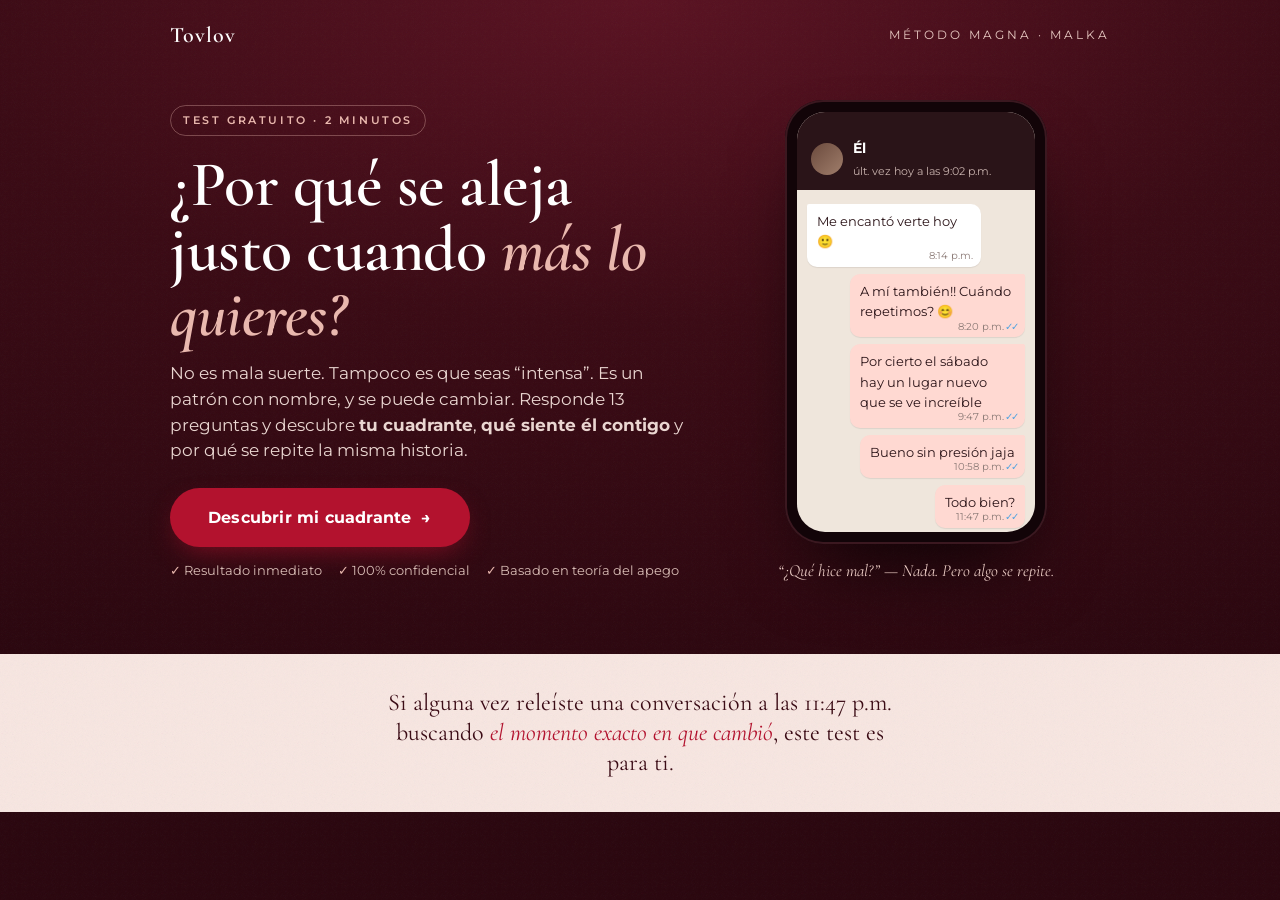
<file: index.html>
<!doctype html>
<html lang="es">
<head>
<meta charset="utf-8">
<meta name="viewport" content="width=device-width,initial-scale=1,viewport-fit=cover">
<title>¿Por qué se aleja? · Test de los 4 Cuadrantes · Malka · Tovlov</title>
<meta name="description" content="Descubre en 2 minutos por qué se aleja justo cuando más lo quieres. Test gratuito de los 4 Cuadrantes del Método MAGNA de Malka.">
<meta property="og:title" content="¿Por qué se aleja justo cuando más lo quieres?">
<meta property="og:description" content="Test gratuito de 2 minutos. Descubre tu cuadrante y qué siente él contigo.">
<meta name="theme-color" content="#3a0a14">
<link rel="preconnect" href="https://fonts.googleapis.com">
<link rel="preconnect" href="https://fonts.gstatic.com" crossorigin>
<link href="https://fonts.googleapis.com/css2?family=Cormorant+Garamond:ital,wght@0,500;0,600;0,700;1,500;1,600&family=Montserrat:wght@400;500;600;700&display=swap" rel="stylesheet">
<script src="config.js"></script>
<style>
:root{
  --ruby:#b3122e; --ruby-d:#8c0c22; --wine:#3a0a14; --wine2:#52101f; --oxblood:#2a060e;
  --blush:#f7e6e1; --cream:#fdf7f3; --rose:#e9b8ae; --ink:#2b1418; --muted:#7d6267; --line:#ecd8d2;
  --ok:#1f7a55; --gold:#c9a57a;
  --serif:"Cormorant Garamond",Georgia,serif; --sans:"Montserrat",-apple-system,Helvetica,Arial,sans-serif;
  --r:18px;
}
*{box-sizing:border-box;-webkit-tap-highlight-color:transparent}
html,body{margin:0;background:var(--cream);color:var(--ink);font-family:var(--sans);font-size:16px;line-height:1.55}
body{min-height:100vh;overflow-x:hidden}
button{font-family:inherit;cursor:pointer}
img{max-width:100%;display:block}
a{color:var(--ruby)}
.wrap{max-width:560px;margin:0 auto;padding:0 20px}
.wide{max-width:980px;margin:0 auto;padding:0 20px}
.serif{font-family:var(--serif)}
.screen{display:none;min-height:100vh;animation:in .45s ease both}
.screen.on{display:block}
@keyframes in{from{opacity:0;transform:translateY(14px)}to{opacity:1;transform:none}}

/* ---------- BOTONES ---------- */
.btn{display:inline-flex;align-items:center;justify-content:center;gap:10px;border:0;border-radius:999px;background:var(--ruby);color:#fff;font-weight:700;font-size:16px;letter-spacing:.2px;padding:18px 30px;box-shadow:0 10px 28px -10px rgba(179,18,46,.7);transition:transform .15s,background .2s;text-decoration:none;width:100%}
.btn:hover{background:var(--ruby-d)}
.btn:active{transform:scale(.98)}
.btn small{font-weight:500;opacity:.85}
.btn.pulse{animation:pulse 2.4s infinite}
@keyframes pulse{0%,100%{box-shadow:0 10px 28px -10px rgba(179,18,46,.7),0 0 0 0 rgba(179,18,46,.35)}50%{box-shadow:0 10px 28px -10px rgba(179,18,46,.7),0 0 0 12px rgba(179,18,46,0)}}
.ghost{background:none;border:0;color:var(--muted);font-size:14px;text-decoration:underline;padding:10px}

/* ---------- HERO ---------- */
#s-hero{background:radial-gradient(120% 80% at 50% 0%,#5a1222 0%,var(--wine) 45%,var(--oxblood) 100%);color:#fff;position:relative;overflow:hidden}
#s-hero:before{content:"";position:absolute;inset:0;background:url("data:image/svg+xml,%3Csvg xmlns='http://www.w3.org/2000/svg' width='160' height='160'%3E%3Cfilter id='n'%3E%3CfeTurbulence baseFrequency='.9' numOctaves='2'/%3E%3C/filter%3E%3Crect width='160' height='160' filter='url(%23n)' opacity='.05'/%3E%3C/svg%3E");pointer-events:none}
.brandbar{display:flex;justify-content:space-between;align-items:center;padding:18px 0;font-size:12px;letter-spacing:3px;text-transform:uppercase;color:#e8c9c2}
.brandbar{gap:12px}
.brandbar span{text-align:right}
.brandbar b{font-family:var(--serif);font-size:22px;letter-spacing:1px;text-transform:none;color:#fff;font-weight:600}
.hero-grid{display:grid;grid-template-columns:minmax(0,1fr);gap:26px;padding:6px 0 46px;position:relative}
.eyebrow{display:inline-block;font-size:11px;letter-spacing:2.6px;text-transform:uppercase;font-weight:600;color:var(--rose);border:1px solid rgba(233,184,174,.35);padding:6px 12px;border-radius:999px}
h1.hero-h{font-family:var(--serif);font-weight:600;font-size:44px;line-height:1.02;margin:16px 0 14px;letter-spacing:-.5px}
h1.hero-h em{color:var(--rose);font-style:italic}
.hero-sub{color:#ead6d1;font-size:16.5px;margin:0 0 24px}
.trust{display:flex;gap:16px;flex-wrap:wrap;margin-top:14px;font-size:12.5px;color:#d9bdb6}
.trust span:before{content:"✓ ";color:var(--rose)}

/* teléfono */
.phone{width:262px;max-width:100%;margin:0 auto;background:#120408;border-radius:38px;padding:12px;box-shadow:0 40px 80px -30px rgba(0,0,0,.8),inset 0 0 0 2px #3b1820}
.phone-in{color:var(--ink);background:#efe6dc;border-radius:28px;overflow:hidden;height:420px;position:relative;font-size:13px}
.chat-top{background:#2a1418;color:#fff;padding:26px 14px 10px;display:flex;align-items:center;gap:10px}
.chat-top .av{width:32px;height:32px;border-radius:50%;background:linear-gradient(135deg,#6b4a3d,#a07e6b)}
.chat-top b{display:block;font-size:14px}
.chat-top small{color:#c9b3ae;font-size:11px}
.msgs{padding:14px 10px;display:flex;flex-direction:column;gap:7px}
.m{max-width:80%;padding:7px 10px 16px;border-radius:10px;position:relative;opacity:0;transform:translateY(6px);animation:pop .4s ease forwards;box-shadow:0 1px 1px rgba(0,0,0,.08)}
.m.him{background:#fff;align-self:flex-start;border-top-left-radius:2px}
.m.me{background:#ffd9d2;align-self:flex-end;border-top-right-radius:2px}
.m time{position:absolute;right:8px;bottom:3px;font-size:9.5px;color:#8b7a76}
.m.me time:after{content:" ✓✓";color:#4fa3e0;letter-spacing:-2px}
@keyframes pop{to{opacity:1;transform:none}}
.m:nth-child(1){animation-delay:.3s}.m:nth-child(2){animation-delay:.9s}.m:nth-child(3){animation-delay:1.7s}.m:nth-child(4){animation-delay:2.6s}.m:nth-child(5){animation-delay:3.4s}.m:nth-child(6){animation-delay:4.2s}
.seen{align-self:flex-end;font-size:10.5px;color:#7d6c68;opacity:0;animation:pop .4s 5s forwards}
.typing{position:absolute;left:10px;bottom:14px;background:#fff;border-radius:12px;padding:8px 12px;display:flex;gap:4px;opacity:0;animation:typ 6s 5.6s infinite}
.typing i{width:6px;height:6px;border-radius:50%;background:#9c8c88;animation:dot 1s infinite}
.typing i:nth-child(2){animation-delay:.15s}.typing i:nth-child(3){animation-delay:.3s}
@keyframes dot{50%{transform:translateY(-3px)}}
@keyframes typ{0%,8%{opacity:0}12%,30%{opacity:1}36%,100%{opacity:0}}
.phone-cap{text-align:center;font-family:var(--serif);font-style:italic;color:#e8c9c2;margin-top:14px;font-size:17px}

.strip{background:var(--blush);padding:34px 0;text-align:center}
.strip p{font-family:var(--serif);font-size:24px;line-height:1.25;margin:0;color:var(--wine)}
.strip p em{color:var(--ruby)}

/* ---------- QUIZ ---------- */
#s-quiz{background:var(--cream)}
.qtop{position:sticky;top:0;background:rgba(253,247,243,.94);backdrop-filter:blur(8px);z-index:5;padding:14px 0 12px}
.qtop .row{display:flex;align-items:center;justify-content:space-between;font-size:12px;color:var(--muted);letter-spacing:1px;text-transform:uppercase;margin-bottom:8px}
.back{background:none;border:0;color:var(--muted);font-size:20px;padding:0 6px 0 0;line-height:1}
.bar{height:6px;background:var(--line);border-radius:6px;overflow:hidden}
.bar i{display:block;height:100%;width:0;background:linear-gradient(90deg,var(--ruby),#e0526a);border-radius:6px;transition:width .5s ease}
.qbody{padding:22px 0 60px}
.qkick{font-size:12px;letter-spacing:2px;text-transform:uppercase;color:var(--ruby);font-weight:700;margin-bottom:8px}
.qtitle{font-family:var(--serif);font-size:31px;line-height:1.12;margin:0 0 8px;font-weight:600;color:var(--wine)}
.qhelp{color:var(--muted);font-size:14.5px;margin:0 0 20px}
.opts{display:flex;flex-direction:column;gap:11px}
.opt{display:flex;align-items:center;gap:14px;text-align:left;background:#fff;border:1.5px solid var(--line);border-radius:16px;padding:16px 16px;font-size:15.5px;color:var(--ink);transition:border-color .15s,transform .15s,background .15s;box-shadow:0 2px 0 rgba(58,10,20,.03)}
.opt:hover{border-color:var(--rose)}
.opt.sel{border-color:var(--ruby);background:#fff3f1;transform:scale(.99)}
.opt .k{flex:0 0 32px;height:32px;border-radius:50%;background:var(--blush);color:var(--wine);font-weight:700;display:flex;align-items:center;justify-content:center;font-size:13px}
.opt.sel .k{background:var(--ruby);color:#fff}
.opt .ic{font-size:22px;flex:0 0 30px;text-align:center}

/* interstitial */
.inter{background:var(--wine);color:#fff;border-radius:24px;padding:28px 22px;margin-top:8px;position:relative;overflow:hidden}
.inter:after{content:"";position:absolute;right:-60px;top:-60px;width:200px;height:200px;border-radius:50%;background:radial-gradient(circle,rgba(233,184,174,.25),transparent 70%)}
.inter .qkick{color:var(--rose)}
.inter h3{font-family:var(--serif);font-size:29px;line-height:1.12;margin:0 0 12px;font-weight:600}
.inter p{color:#ead6d1;margin:0 0 12px;font-size:15.5px}
.inter .sig{font-family:var(--serif);font-style:italic;font-size:19px;color:#fff;margin:16px 0 20px;display:flex;align-items:center;gap:12px}
.inter .sig img{width:46px;height:46px;border-radius:50%;object-fit:cover;object-position:top;border:2px solid var(--rose)}
.cycle{display:grid;grid-template-columns:1fr 1fr;gap:8px;margin:16px 0 18px}
.cycle div{background:rgba(255,255,255,.08);border:1px solid rgba(255,255,255,.12);border-radius:12px;padding:10px;font-size:13px;line-height:1.3}
.cycle div b{display:block;color:var(--rose);font-size:11px;letter-spacing:1.5px;text-transform:uppercase;margin-bottom:3px}
.inter .btn{background:#fff;color:var(--wine);box-shadow:none}

/* loading */
#s-load{background:var(--wine);color:#fff;display:none;align-items:center}
#s-load.on{display:flex}
.loader{text-align:center;width:100%;padding:60px 0}
.ring{width:120px;height:120px;margin:0 auto 26px;position:relative}
.ring svg{transform:rotate(-90deg)}
.ring b{position:absolute;inset:0;display:flex;align-items:center;justify-content:center;font-family:var(--serif);font-size:34px}
.steps{list-style:none;padding:0;margin:20px auto 0;max-width:320px;text-align:left}
.steps li{padding:8px 0;color:#bfa29c;font-size:14.5px;transition:color .3s}
.steps li:before{content:"○";display:inline-block;width:24px;color:#bfa29c}
.steps li.done{color:#fff}
.steps li.done:before{content:"✓";color:var(--rose)}

/* lead */
#s-lead{background:var(--cream)}
.lead-card{background:#fff;border:1px solid var(--line);border-radius:24px;padding:28px 22px;margin:28px 0 40px;box-shadow:0 30px 60px -40px rgba(58,10,20,.35)}
.lock{width:58px;height:58px;border-radius:50%;background:var(--blush);display:flex;align-items:center;justify-content:center;font-size:26px;margin-bottom:14px}
.lead-card h2{font-family:var(--serif);font-size:32px;line-height:1.08;margin:0 0 8px;color:var(--wine)}
.field{margin:12px 0}
.field label{display:block;font-size:12.5px;font-weight:600;color:var(--muted);margin-bottom:6px;letter-spacing:.3px}
.field input{width:100%;border:1.5px solid var(--line);border-radius:12px;padding:15px 14px;font-size:16px;font-family:inherit;background:var(--cream);color:var(--ink)}
.field input:focus{outline:none;border-color:var(--ruby);background:#fff}
.consent{display:flex;gap:10px;font-size:12.5px;color:var(--muted);margin:14px 0 18px;align-items:flex-start}
.consent input{margin-top:3px;accent-color:var(--ruby)}
.err{color:var(--ruby);font-size:13px;min-height:18px}

/* ---------- RESULTADO ---------- */
#s-result{background:var(--cream)}
.res-hero{background:radial-gradient(120% 90% at 50% 0%,#5a1222,var(--wine) 50%,var(--oxblood));color:#fff;padding:34px 0 56px;text-align:center}
.res-hero .eyebrow{margin-bottom:8px}
.res-name{font-size:15px;color:#e8c9c2;margin:14px 0 4px}
.res-title{font-family:var(--serif);font-size:50px;line-height:1;margin:0 0 10px;font-weight:600}
.res-tag{font-family:var(--serif);font-style:italic;font-size:21px;color:var(--rose);margin:0 auto;max-width:440px}
.quad{display:grid;grid-template-columns:1fr 1fr;gap:8px;max-width:360px;margin:26px auto 0}
.quad div{border-radius:14px;padding:14px 10px;background:rgba(255,255,255,.06);border:1px solid rgba(255,255,255,.12);font-size:13px;color:#cdb1ab;position:relative}
.quad div b{display:block;font-family:var(--serif);font-size:19px;color:#e9d6d1;font-weight:600}
.quad div.base{background:var(--ruby);border-color:#e0526a;color:#fff;box-shadow:0 10px 30px -10px rgba(179,18,46,.9)}
.quad div.base b{color:#fff}
.quad div.esc{border:1.5px dashed var(--rose);color:#fff}
.quad div .lbl{position:absolute;top:-9px;left:50%;transform:translateX(-50%);background:#fff;color:var(--wine);font-size:9.5px;font-weight:700;letter-spacing:1px;padding:2px 8px;border-radius:999px;white-space:nowrap;text-transform:uppercase}
.card{background:#fff;border:1px solid var(--line);border-radius:22px;padding:24px 20px;margin:-30px 0 18px;position:relative;box-shadow:0 30px 60px -45px rgba(58,10,20,.4)}
.card + .card{margin-top:0}
.card h3{font-family:var(--serif);font-size:27px;line-height:1.1;margin:0 0 10px;color:var(--wine)}
.card p{margin:0 0 12px}
.gauge{margin:6px 0 14px}
.gauge .g{height:14px;border-radius:10px;background:linear-gradient(90deg,#76c4a0,#f2c46b 50%,#e0526a 80%,var(--ruby));position:relative}
.gauge .g i{position:absolute;top:-6px;width:4px;height:26px;background:var(--wine);border-radius:3px;transition:left 1.4s cubic-bezier(.2,.8,.2,1);left:0;box-shadow:0 0 0 3px #fff}
.gauge .lbls{display:flex;justify-content:space-between;font-size:11px;color:var(--muted);margin-top:6px}
.big-n{font-family:var(--serif);font-size:44px;color:var(--ruby);font-weight:700;line-height:1}
.feels{display:flex;align-items:center;gap:14px;background:var(--blush);border-radius:16px;padding:14px 16px;margin:6px 0 14px}
.feels b{font-family:var(--serif);font-size:30px;color:var(--ruby);letter-spacing:1px}
.feels span{font-size:13.5px;color:var(--wine);line-height:1.35}
ul.signs{padding:0;margin:0;list-style:none}
ul.signs li{padding:10px 0 10px 30px;border-bottom:1px solid var(--line);position:relative;font-size:15px}
ul.signs li:last-child{border:0}
ul.signs li:before{content:"";position:absolute;left:4px;top:17px;width:10px;height:10px;border-radius:50%;background:var(--ruby);box-shadow:0 0 0 4px var(--blush)}
.trap{background:var(--wine);color:#fff;border:0}
.trap h3{color:#fff}
.trap p{color:#ead6d1}
.loop{display:flex;flex-wrap:wrap;gap:6px;align-items:center;margin:10px 0 4px;font-size:13px}
.loop span{background:rgba(255,255,255,.1);border-radius:999px;padding:6px 10px}
.loop i{color:var(--rose);font-style:normal}
.quote{font-family:var(--serif);font-size:23px;line-height:1.25;color:var(--wine);border-left:3px solid var(--ruby);padding-left:16px;margin:8px 0 14px;font-style:italic}

/* VSL */
.vsl{background:var(--oxblood);padding:40px 0 44px;color:#fff;text-align:center}
.vsl h2{font-family:var(--serif);font-size:34px;line-height:1.08;margin:8px 0 18px;font-weight:600}
.vsl h2 em{color:var(--rose)}
.player{position:relative;aspect-ratio:9/16;max-width:360px;margin:0 auto;border-radius:20px;overflow:hidden;background:#000;box-shadow:0 30px 70px -30px #000}
.player iframe{position:absolute;inset:0;width:100%;height:100%;border:0}
.poster{position:absolute;inset:0;background:linear-gradient(180deg,rgba(42,6,14,.1),rgba(42,6,14,.85)),url(assets/malka.jpg) center top/cover;display:flex;flex-direction:column;justify-content:flex-end;padding:22px;text-align:left}
.poster .play{position:absolute;top:50%;left:50%;transform:translate(-50%,-50%);width:76px;height:76px;border-radius:50%;background:rgba(255,255,255,.92);display:flex;align-items:center;justify-content:center;color:var(--ruby);font-size:28px;padding-left:5px}
.poster b{font-family:var(--serif);font-size:22px;line-height:1.15}
.poster small{color:#e8c9c2}

/* OFERTA */
.offer{padding:46px 0 30px;background:var(--cream)}
.sec-k{font-size:12px;letter-spacing:2.4px;text-transform:uppercase;color:var(--ruby);font-weight:700;text-align:center}
.sec-h{font-family:var(--serif);font-size:38px;line-height:1.05;text-align:center;margin:8px 0 12px;color:var(--wine);font-weight:600}
.sec-h em{color:var(--ruby)}
.sec-p{text-align:center;color:var(--muted);max-width:480px;margin:0 auto 26px}
.weeks{display:grid;gap:14px}
.week{background:#fff;border:1px solid var(--line);border-radius:20px;overflow:hidden}
.week-h{display:flex;gap:14px;align-items:center;padding:16px 18px;background:var(--blush)}
.week-h .n{font-family:var(--serif);font-size:38px;color:var(--ruby);font-weight:700;line-height:1}
.week-h b{display:block;font-family:var(--serif);font-size:22px;color:var(--wine);line-height:1.1}
.week-h small{color:var(--muted);font-size:12.5px}
.days{padding:8px 18px 12px;margin:0;list-style:none;font-size:14.5px}
.days li{padding:7px 0;border-bottom:1px dashed var(--line);display:flex;gap:10px}
.days li:last-child{border:0}
.days li i{font-style:normal;color:var(--ruby);font-weight:700;font-size:12px;min-width:44px;padding-top:2px}
.how{display:grid;grid-template-columns:repeat(2,1fr);gap:10px;margin:22px 0}
.how div{background:#fff;border:1px solid var(--line);border-radius:16px;padding:14px;font-size:13.5px}
.how div b{display:block;font-size:15px;color:var(--wine);margin-bottom:2px}
.how .ic{font-size:22px;margin-bottom:6px}

.buy{background:#fff;border:2px solid var(--ruby);border-radius:26px;padding:24px 20px;margin:26px 0 10px;box-shadow:0 40px 80px -50px rgba(179,18,46,.8);position:relative}
.buy .ribbon{position:absolute;top:-13px;left:50%;transform:translateX(-50%);background:var(--ruby);color:#fff;font-size:11px;font-weight:700;letter-spacing:1.6px;text-transform:uppercase;padding:5px 14px;border-radius:999px;white-space:nowrap}
.buy h3{font-family:var(--serif);font-size:30px;text-align:center;margin:8px 0 4px;color:var(--wine);line-height:1.1}
.incl{list-style:none;padding:0;margin:16px 0}
.incl li{display:flex;justify-content:space-between;gap:10px;padding:9px 0;border-bottom:1px solid var(--line);font-size:14.5px}
.incl li span:first-child:before{content:"✓  ";color:var(--ok);font-weight:700}
.incl li span:last-child{color:var(--muted);white-space:nowrap;font-size:13px}
.price{text-align:center;margin:14px 0 4px}
.price b{font-family:var(--serif);font-size:62px;color:var(--ruby);line-height:1}
.price small{display:block;color:var(--muted);font-size:13px}
.bump{border:2px dashed var(--ruby);background:#fff8e8;border-radius:16px;padding:14px;margin:18px 0 16px;cursor:pointer;display:block}
.bump .top{display:flex;gap:12px;align-items:center;font-weight:700;color:var(--wine);font-size:15px}
.bump input{width:22px;height:22px;accent-color:var(--ruby);flex:0 0 22px}
.bump .arrow{color:var(--ruby);animation:nudge 1.2s infinite}
@keyframes nudge{50%{transform:translateX(4px)}}
.bump p{margin:8px 0 0 34px;font-size:13.5px;color:#5c4247}
.total{text-align:center;font-size:14px;color:var(--muted);margin:0 0 12px}
.total b{color:var(--ink)}
.secure{display:flex;justify-content:center;gap:14px;flex-wrap:wrap;font-size:12px;color:var(--muted);margin-top:12px}
.guar{display:flex;gap:16px;align-items:center;background:var(--blush);border-radius:20px;padding:18px;margin:22px 0}
.seal{flex:0 0 78px;height:78px;border-radius:50%;background:var(--wine);color:#fff;display:flex;flex-direction:column;align-items:center;justify-content:center;font-family:var(--serif);line-height:1;box-shadow:0 0 0 4px var(--blush),0 0 0 6px var(--wine)}
.seal b{font-size:30px}.seal small{font-size:11px;font-family:var(--sans);letter-spacing:1px}
.guar p{margin:0;font-size:14px;color:var(--wine)}

.malka{display:grid;grid-template-columns:110px 1fr;gap:16px;align-items:center;margin:28px 0}
.malka img{width:110px;height:140px;object-fit:cover;object-position:top;border-radius:16px}
.malka h4{font-family:var(--serif);font-size:24px;margin:0 0 4px;color:var(--wine)}
.malka p{margin:0;font-size:14px;color:#5c4247}

.faq details{background:#fff;border:1px solid var(--line);border-radius:14px;padding:14px 16px;margin-bottom:10px}
.faq summary{font-weight:600;cursor:pointer;list-style:none;display:flex;justify-content:space-between;gap:10px;color:var(--wine)}
.faq summary:after{content:"+";color:var(--ruby);font-size:20px;line-height:1}
.faq details[open] summary:after{content:"–"}
.faq p{margin:10px 0 0;font-size:14.5px;color:#5c4247}
footer{text-align:center;font-size:12px;color:var(--muted);padding:30px 20px 110px}
footer a{color:var(--muted);margin:0 6px}
.sticky{position:fixed;left:0;right:0;bottom:0;padding:12px 16px calc(12px + env(safe-area-inset-bottom));background:rgba(253,247,243,.96);backdrop-filter:blur(8px);border-top:1px solid var(--line);z-index:20;transform:translateY(110%);transition:transform .35s}
.sticky.show{transform:none}
.sticky .btn{padding:15px 20px;font-size:15px}
.toast{position:fixed;left:50%;bottom:90px;transform:translateX(-50%);background:var(--wine);color:#fff;padding:12px 18px;border-radius:12px;font-size:14px;z-index:40;max-width:90%;display:none}

@media(min-width:860px){
  .hero-grid{grid-template-columns:minmax(0,1.15fr) minmax(0,.85fr);align-items:center;padding:30px 0 70px}
  h1.hero-h{font-size:64px}
  .btn{width:auto}
  .hero-grid .btn{padding:20px 38px}
  .lead-card .btn,.buy .btn,.inter .btn,.qbody .btn{width:100%}
  .res-title{font-size:64px}
}
</style>
</head>
<body>

<!-- ================= HERO ================= -->
<section id="s-hero" class="screen on">
  <div class="wide">
    <div class="brandbar"><b>Tovlov</b><span>Método MAGNA · Malka</span></div>
    <div class="hero-grid">
      <div>
        <span class="eyebrow">Test gratuito · 2 minutos</span>
        <h1 class="hero-h">¿Por qué se aleja justo cuando <em>más lo quieres?</em></h1>
        <p class="hero-sub">No es mala suerte. Tampoco es que seas “intensa”. Es un patrón con nombre, y se puede cambiar. Responde 13 preguntas y descubre <b>tu cuadrante</b>, <b>qué siente él contigo</b> y por qué se repite la misma historia.</p>
        <button class="btn pulse" data-start>Descubrir mi cuadrante <span>→</span></button>
        <div class="trust"><span>Resultado inmediato</span><span>100% confidencial</span><span>Basado en teoría del apego</span></div>
      </div>
      <div>
        <div class="phone"><div class="phone-in">
          <div class="chat-top"><div class="av"></div><div><b>Él</b><small>últ. vez hoy a las 9:02 p.m.</small></div></div>
          <div class="msgs">
            <div class="m him">Me encantó verte hoy 🙂<time>8:14 p.m.</time></div>
            <div class="m me">A mí también!! Cuándo repetimos? 😊<time>8:20 p.m.</time></div>
            <div class="m me">Por cierto el sábado hay un lugar nuevo que se ve increíble<time>9:47 p.m.</time></div>
            <div class="m me">Bueno sin presión jaja<time>10:58 p.m.</time></div>
            <div class="m me">Todo bien?<time>11:47 p.m.</time></div>
            <div class="seen">Visto 11:49 p.m.</div>
          </div>
          <div class="typing"><i></i><i></i><i></i></div>
        </div></div>
        <div class="phone-cap">“¿Qué hice mal?” — Nada. Pero algo se repite.</div>
      </div>
    </div>
  </div>
  <div class="strip"><div class="wrap"><p>Si alguna vez releíste una conversación a las 11:47 p.m. buscando <em>el momento exacto en que cambió</em>, este test es para ti.</p></div></div>
</section>

<!-- ================= QUIZ ================= -->
<section id="s-quiz" class="screen">
  <div class="qtop"><div class="wrap">
    <div class="row"><button class="back" id="qback" aria-label="Atrás">←</button><span id="qcount">1 de 13</span><span>Tovlov</span></div>
    <div class="bar"><i id="qbar"></i></div>
  </div></div>
  <div class="wrap qbody" id="qbody"></div>
</section>

<!-- ================= CARGANDO ================= -->
<section id="s-load" class="screen">
  <div class="wrap loader">
    <div class="ring">
      <svg width="120" height="120"><circle cx="60" cy="60" r="52" stroke="rgba(255,255,255,.12)" stroke-width="8" fill="none"/><circle id="ringc" cx="60" cy="60" r="52" stroke="#e9b8ae" stroke-width="8" fill="none" stroke-linecap="round" stroke-dasharray="327" stroke-dashoffset="327"/></svg>
      <b id="ringn">0%</b>
    </div>
    <div class="serif" style="font-size:28px">Analizando tus respuestas…</div>
    <ul class="steps" id="steps">
      <li>Midiendo tu nivel de alarma de apego</li>
      <li>Ubicando tu cuadrante base</li>
      <li>Detectando tu cuadrante de escape</li>
      <li>Traduciendo qué siente él contigo</li>
      <li>Preparando tu plan personalizado</li>
    </ul>
  </div>
</section>

<!-- ================= CAPTURA ================= -->
<section id="s-lead" class="screen">
  <div class="wrap">
    <div class="lead-card">
      <div class="lock">🔒</div>
      <h2>Tu resultado está listo</h2>
      <p style="color:var(--muted);margin:0 0 10px">¿A dónde te enviamos tu resultado completo y tu guía <b>“Qué hacer las próximas 72 horas”</b>?</p>
      <form id="leadf" novalidate>
        <div class="field"><label for="fn">Tu nombre</label><input id="fn" autocomplete="given-name" placeholder="Ej. Daniela"></div>
        <div class="field"><label for="fe">Tu correo</label><input id="fe" type="email" autocomplete="email" inputmode="email" placeholder="tucorreo@gmail.com"></div>
        <div class="field"><label for="fw">WhatsApp (opcional, para recordatorios)</label><input id="fw" type="tel" autocomplete="tel" inputmode="tel" placeholder="+52 55 1234 5678"></div>
        <label class="consent"><input type="checkbox" id="fc"> <span>Acepto que Tovlov use mis respuestas para darme mi resultado y enviarme contenido por correo y WhatsApp. Puedo darme de baja cuando quiera. <a href="privacidad.html" target="_blank">Aviso de privacidad</a>.</span></label>
        <div class="err" id="ferr"></div>
        <button class="btn" type="submit">Ver mi resultado →</button>
      </form>
    </div>
  </div>
</section>

<!-- ================= RESULTADO + OFERTA ================= -->
<section id="s-result" class="screen">
  <div class="res-hero">
    <div class="wrap">
      <div class="brandbar" style="justify-content:center"><b>Tovlov</b></div>
      <span class="eyebrow">Tu resultado</span>
      <p class="res-name" id="rname"></p>
      <h1 class="res-title" id="rtitle"></h1>
      <p class="res-tag" id="rtag"></p>
      <div class="quad" id="rquad"></div>
    </div>
  </div>

  <div class="wrap">
    <div class="card">
      <h3>Tu nivel de alarma de apego</h3>
      <div style="display:flex;align-items:baseline;gap:10px"><span class="big-n" id="ralarm">0</span><span style="color:var(--muted)">/ 100</span></div>
      <div class="gauge"><div class="g"><i id="rneedle"></i></div><div class="lbls"><span>En calma</span><span>Atenta</span><span>Alarma alta</span></div></div>
      <p id="ralarmtxt"></p>
    </div>

    <div class="card">
      <h3>Por qué se aleja</h3>
      <div class="feels"><b id="rfeel"></b><span id="rfeeltxt"></span></div>
      <p id="rwhy"></p>
      <p id="rsit" style="font-weight:600;color:var(--wine)"></p>
    </div>

    <div class="card">
      <h3>Lo que te está pasando (aunque nadie lo vea)</h3>
      <ul class="signs" id="rsigns"></ul>
    </div>

    <div class="card trap" id="rtrap" style="display:none">
      <h3>Alerta: la trampa ansiosa–evitativa</h3>
      <p>Por lo que respondiste, él muestra rasgos de <b>apego evitativo</b>: cuando las cosas van bien, se enfría. Tu sistema lee esa distancia como peligro y busca cercanía; él lee tu cercanía como presión y pone más distancia. Así funciona el circuito:</p>
      <div class="loop"><span>Él se enfría</span><i>→</i><span>Tu alarma se dispara</span><i>→</i><span>Buscas cercanía</span><i>→</i><span>Él siente presión</span><i>→</i><span>Se aleja más</span></div>
      <p style="margin-top:12px">No se rompe escribiendo el mensaje perfecto. Se rompe cuando tú sales del circuito.</p>
    </div>

    <div class="card">
      <h3>Lo que NO te va a funcionar</h3>
      <p class="quote">“No le escribas. Hazte la ocupada. Tárdate el doble en contestar.”</p>
      <p>Ese consejo te pide que <b>actúes calma mientras por dentro te quemas</b>. Tiene dos finales: o no aguantas el personaje y a la 1 a.m. sale el mensaje de tres párrafos… o lo aguantas y terminas con alguien enamorado de un personaje que tendrás que sostener para siempre.</p>
      <p><b>La salida no es fingir seguridad. Es construirla</b>, empezando por apagar la alarma de tu sistema nervioso. Para eso existe el reto.</p>
    </div>
  </div>

  <!-- VSL -->
  <div class="vsl" id="vsl">
    <div class="wrap">
      <span class="eyebrow">Mensaje de Malka para ti</span>
      <h2>Mira este video antes de volver a <em>escribirle</em></h2>
      <div class="player" id="player">
        <div class="poster" id="poster"><div class="play">▶</div><b>Por qué se aleja, y lo único que de verdad lo cambia</b><small>Malka · 9 min</small></div>
      </div>
    </div>
  </div>

  <!-- OFERTA -->
  <div class="offer" id="oferta">
    <div class="wrap">
      <div class="sec-k">Tu plan personalizado</div>
      <h2 class="sec-h">Reto <em>Calma Magnética</em>: 21 días para dejar de perseguir</h2>
      <p class="sec-sub sec-p">Un reto guiado de 10 minutos al día para apagar la alarma del apego ansioso, entender tu patrón y volver a ti, <b>sin fingir indiferencia ni jugar juegos</b>.</p>

      <div class="weeks">
        <div class="week">
          <div class="week-h"><span class="n">1</span><div><b>Apaga la alarma</b><small>Días 1–7 · Regula tu sistema nervioso</small></div></div>
          <ul class="days">
            <li><i>Día 1</i>Tu mapa de detonantes: qué te dispara y a qué hora</li>
            <li><i>Día 2</i>El Protocolo SOS de 90 segundos para el pico de ansiedad</li>
            <li><i>Día 3</i>La regla de la pausa: nunca escribir desde la alarma</li>
            <li><i>Día 4</i>Tu celular no es tu termómetro: detox de revisar</li>
            <li><i>Día 5</i>Cuerpo seguro: respiración y anclaje en 4 minutos</li>
            <li><i>Día 6</i>Reescribe la historia de las 11:47 p.m.</li>
            <li><i>Día 7</i>Revisión: tu primera semana sin perseguir</li>
          </ul>
        </div>
        <div class="week">
          <div class="week-h"><span class="n">2</span><div><b>Entiende tu patrón</b><small>Días 8–14 · De dónde viene tu cuadrante</small></div></div>
          <ul class="days">
            <li><i>Día 8</i>La herencia: quién te enseñó a ganarte el amor</li>
            <li><i>Día 9</i>La trampa ansiosa–evitativa y cómo salirte</li>
            <li><i>Día 10</i>Presión, muro o juego: lo que él siente contigo</li>
            <li><i>Día 11</i>Necesidad vs. carencia: cómo pedir sin rogar</li>
            <li><i>Día 12</i>Tu valor no vive en su respuesta</li>
            <li><i>Día 13</i>Las 7 señales de un hombre no disponible</li>
            <li><i>Día 14</i>Revisión: tu patrón, nombrado y visto</li>
          </ul>
        </div>
        <div class="week">
          <div class="week-h"><span class="n">3</span><div><b>Vuelve a ti</b><small>Días 15–21 · Elige desde la calma</small></div></div>
          <ul class="days">
            <li><i>Día 15</i>Una vida en pie: tu agenda antes que su agenda</li>
            <li><i>Día 16</i>Uno y uno: la regla de la reciprocidad</li>
            <li><i>Día 17</i>Decirlo directo y con calma (con guiones)</li>
            <li><i>Día 18</i>Límites sin ultimátums</li>
            <li><i>Día 19</i>Elegir, en lugar de esperar ser elegida</li>
            <li><i>Día 20</i>Tu estándar, escrito</li>
            <li><i>Día 21</i>Carta a tu yo Magnética y tu plan de 90 días</li>
          </ul>
        </div>
      </div>

      <div class="how">
        <div><div class="ic">🎧</div><b>10 min al día</b>Audio o video corto de Malka. Lo escuchas camino al trabajo.</div>
        <div><div class="ic">📓</div><b>Cuaderno de 21 días</b>Una hoja de trabajo diaria en PDF para imprimir o llenar en el celular.</div>
        <div><div class="ic">💬</div><b>Recordatorio diario</b>Te llega la lección del día por correo y WhatsApp.</div>
        <div><div class="ic">🆘</div><b>Audio SOS</b>Para el momento exacto en que quieres escribirle.</div>
      </div>

      <div class="buy" id="buy">
        <span class="ribbon">Precio de lanzamiento</span>
        <h3>Reto Calma Magnética</h3>
        <ul class="incl">
          <li><span>21 lecciones diarias de Malka</span><span>audio + video</span></li>
          <li><span>Cuaderno de trabajo de 21 días</span><span>PDF</span></li>
          <li><span>Protocolo SOS de 90 segundos</span><span>audio</span></li>
          <li><span>Tu resultado de cuadrante a fondo</span><span>PDF</span></li>
          <li><span>Acceso de por vida en la plataforma</span><span>Klaze</span></li>
        </ul>
        <div class="price"><b>$<span data-p="front">197</span></b><small>MXN · pago único · menos que una salida al cine</small></div>

        <label class="bump" id="bumpbox">
          <span class="top"><span class="arrow">➜</span><input type="checkbox" id="bump"> Sí, agrega el Kit SOS por solo $<span data-p="bump">97</span></span>
          <p><b>“Antes de Escribirle”</b>: 30 guiones de qué decir (y qué no) en 10 situaciones reales (te dejó en visto, desaparece, vuelve como si nada, cancela a última hora, “estoy confundido”…) + 5 audios guiados de 3 minutos para el pico de ansiedad. <b>Solo disponible en esta página.</b></p>
        </label>

        <p class="total">Total hoy: <b>$<span id="tot">197</span> MXN</b></p>
        <button class="btn pulse" data-buy>Empezar mi reto hoy →</button>
        <div class="secure"><span>🔒 Pago seguro con Stripe</span><span>💳 Tarjeta, OXXO</span><span>⚡ Acceso inmediato</span></div>
      </div>

      <div class="guar">
        <div class="seal"><b>7</b><small>DÍAS</small></div>
        <p><b>Garantía de 7 días.</b> Haz los primeros días del reto. Si sientes que no es para ti, escríbenos y te devolvemos tu dinero completo. Sin preguntas incómodas.</p>
      </div>

      <div class="malka">
        <img src="assets/malka.jpg" alt="Malka, fundadora de Tovlov">
        <div><h4>Hola, soy Malka</h4><p>Fundadora de Tovlov, matchmaking humano, y autora de <i>La Mujer Magnética</i>. Acompañando mujeres en procesos de matchmaking, vi el mismo patrón una y otra vez: no era falta de atracción, era la posición desde la que se vinculaban. Este reto es la primera pieza del Método MAGNA.</p></div>
      </div>

      <div class="faq">
        <div class="sec-k" style="margin:26px 0 12px">Preguntas frecuentes</div>
        <details><summary>¿Esto hará que él regrese?</summary><p>No te vamos a prometer eso, y desconfía de quien lo haga. Lo que sí cambia es tu posición: dejas de perseguir y de vivir pendiente del celular. Desde ahí, tú decides con claridad si esa relación te conviene, y muchas mujeres notan que la dinámica cambia cuando ellas cambian.</p></details>
        <details><summary>¿Sirve si estoy en una relación?</summary><p>Sí. El reto trabaja tu sistema de apego, no una técnica de conquista. Funciona si estás saliendo con alguien, en pareja, después de una ruptura o soltera y cansada de repetir la historia.</p></details>
        <details><summary>¿Cuánto tiempo necesito al día?</summary><p>Unos 10 minutos: una lección corta y un ejercicio. Si un día no puedes, retomas al siguiente; el acceso es de por vida.</p></details>
        <details><summary>¿Cómo recibo el reto?</summary><p>Al pagar te llega un correo con tu acceso a la plataforma. Entras con tu mismo correo, sin contraseñas, y empiezas el Día 1 de inmediato.</p></details>
        <details><summary>¿Sustituye a la terapia?</summary><p>No. Es un programa educativo y de autoconocimiento. Si vives ansiedad intensa, depresión o una relación con violencia, busca acompañamiento profesional. En México puedes llamar gratis a la Línea de la Vida: 800 911 2000.</p></details>
        <details><summary>¿Y si no me convence?</summary><p>Tienes 7 días de garantía. Escríbenos y te devolvemos el 100%.</p></details>
      </div>

      <div style="margin:26px 0 0"><button class="btn" data-buy>Quiero empezar mi reto →</button></div>
    </div>
  </div>

  <footer>
    © Tovlov · Matchmaking Humano<br>
    <a href="terminos.html">Términos</a><a href="privacidad.html">Privacidad</a><a href="reembolso.html">Reembolsos</a><br><br>
    Este sitio no forma parte de Facebook ni de Meta Platforms, Inc. El contenido es educativo y no sustituye atención psicológica profesional.
  </footer>
  <div class="sticky" id="sticky"><button class="btn" data-buy>Empezar mi reto · $<span data-p="front">197</span></button></div>
</section>

<div class="toast" id="toast"></div>

<script>
(function(){
const F = window.FUNNEL || {};
const $ = s => document.querySelector(s);
const $$ = s => [...document.querySelectorAll(s)];

/* ---------- Meta Pixel ---------- */
function track(ev, data){ try{ if(window.fbq) fbq('track', ev, data||{}); }catch(e){} }
if(F.metaPixelId){
  !function(f,b,e,v,n,t,s){if(f.fbq)return;n=f.fbq=function(){n.callMethod?n.callMethod.apply(n,arguments):n.queue.push(arguments)};if(!f._fbq)f._fbq=n;n.push=n;n.loaded=!0;n.version='2.0';n.queue=[];t=b.createElement(e);t.async=!0;t.src=v;s=b.getElementsByTagName(e)[0];s.parentNode.insertBefore(t,s)}(window,document,'script','https://connect.facebook.net/en_US/fbevents.js');
  fbq('init', F.metaPixelId); fbq('track','PageView');
}

/* ---------- Precios desde config ---------- */
const P = Object.assign({front:197,bump:97}, F.prices||{});
$$('[data-p]').forEach(el => el.textContent = P[el.dataset.p]);

/* ---------- Preguntas ----------
   Puntos: P = Perseguidora, E = Espera, I = Indiferente, M = Magnética, A = alarma (0–3) */
const Q = [
 {id:'edad', k:'Para personalizar tu resultado', t:'¿Cuántos años tienes?', o:[
   {t:'18 a 24'},{t:'25 a 34'},{t:'35 a 44'},{t:'45 o más'} ]},
 {id:'sit', k:'Tu momento', t:'¿Cuál se parece más a tu situación hoy?', o:[
   {t:'Estoy saliendo con alguien y lo siento cada vez más frío', v:'enfria', ic:'🥶'},
   {t:'Tengo pareja, pero lo siento lejos', v:'pareja', ic:'💔'},
   {t:'Se alejó o terminamos hace poco', v:'alejo', ic:'🚪'},
   {t:'Estoy soltera y siempre me pasa lo mismo', v:'soltera', ic:'🔁'} ]},
 {id:'q1', k:'Pregunta 1', t:'Cuando él tarda horas en contestarte, tú…', o:[
   {t:'Reviso si está en línea, releo la conversación y pienso qué hice mal', s:{P:3,A:3}},
   {t:'Me digo que no importa… pero me arruina el día en silencio', s:{E:3,A:2}},
   {t:'Le contesto igual de tarde. Que sienta lo mismo', s:{I:3,A:1}},
   {t:'Sigo con mi día. Si le interesa, escribirá', s:{M:3}} ]},
 {id:'q2', k:'Pregunta 2', t:'¿Quién sostiene las conversaciones y los planes?', o:[
   {t:'Yo casi todo: escribo, propongo y doy seguimiento', s:{P:3,A:2}},
   {t:'Espero a que él lo haga. Si no lo hace, no pasa nada', s:{E:3,A:1}},
   {t:'Lo mínimo: no quiero que se sienta muy seguro', s:{I:3,A:1}},
   {t:'Mitad y mitad. Si él deja de poner, yo también', s:{M:3}} ]},
 {id:'q3', k:'Pregunta 3', t:'Cuando algo de él te molesta…', o:[
   {t:'Se lo digo… en tres párrafos, a la 1 de la mañana', s:{P:3,A:3}},
   {t:'Me lo trago para no arruinar las cosas', s:{E:3,A:2}},
   {t:'Me alejo sin explicar. Que adivine', s:{I:3,A:1}},
   {t:'Lo digo directo y con calma', s:{M:3}} ]},
 {inter:1},
 {id:'q4', k:'Pregunta 4', t:'Sales de una primera cita que fue increíble. Tu primera pregunta es…', o:[
   {t:'“¿Le habré gustado? ¿Me va a escribir?”', s:{P:3,A:2}},
   {t:'“¿Y si me ilusiono y sale mal otra vez?”', s:{E:3,A:2}},
   {t:'“Ya veremos. No me voy a clavar”', s:{I:3,A:1}},
   {t:'“¿Me gustó él?”', s:{M:3}} ]},
 {id:'q5', k:'Pregunta 5', t:'Cuando un hombre te muestra interés claro y sano…', o:[
   {t:'Me emociono muchísimo y doy todo de inmediato', s:{P:3,A:2}},
   {t:'Desconfío: “algo debe de tener”', s:{E:3,A:2}},
   {t:'Me aburre. Me atraen más los difíciles', s:{I:3,A:2}},
   {t:'Lo recibo y le correspondo a su ritmo', s:{M:3}} ]},
 {id:'q6', k:'Pregunta 6', t:'¿Qué tanto editas lo que sientes para no “espantarlo”?', o:[
   {t:'Calculo cada mensaje… y aun así se me sale', s:{P:3,A:3}},
   {t:'Muchísimo. Casi no muestro interés', s:{E:3,A:2}},
   {t:'Juego a que me importa menos de lo que me importa', s:{I:3,A:2}},
   {t:'Poco. Me muestro como soy', s:{M:3}} ]},
 {id:'q7', k:'Pregunta 7', t:'Cuando él se enfría, ¿qué siente tu cuerpo?', h:'Tu cuerpo no miente. Responde con lo primero que sientas.', o:[
   {t:'Opresión en el pecho. No duermo, no me concentro', s:{P:2,A:3}, ic:'🫀'},
   {t:'Una tristeza pesada. Me apago', s:{E:2,A:2}, ic:'🌧️'},
   {t:'Me endurezco. “Ya sabía que iba a pasar”', s:{I:2,A:2}, ic:'🧊'},
   {t:'Me duele, pero sigo funcionando', s:{M:2}, ic:'🌿'} ]},
 {inter:2},
 {id:'el', k:'Sobre él', t:'Cuando las cosas van muy bien entre ustedes, él…', h:'Si ahora no hay nadie, piensa en tu última historia importante.', o:[
   {t:'Se enfría o desaparece unos días', v:'evit'},
   {t:'Va y viene: muy intenso y luego nada', v:'inter'},
   {t:'Sigue igual de presente', v:'seguro'},
   {t:'No sé, no lo tengo claro', v:'nose'} ]},
 {id:'q8', k:'Pregunta 8', t:'Algo no cumple tu estándar, pero lo quieres. ¿Qué haces?', o:[
   {t:'Aguanto, esperando que cambie', s:{P:3,A:2}},
   {t:'Mejor ni empiezo algo, para no tener que terminarlo', s:{E:3,A:1}},
   {t:'Termino rápido, antes de que me terminen', s:{I:3,A:2}},
   {t:'Lo hablo, y si no cambia, me voy', s:{M:3}} ]},
 {id:'tiempo', k:'Casi terminamos', t:'¿Cuánto tiempo llevas repitiendo esta historia?', o:[
   {t:'Menos de un año'},{t:'De 1 a 3 años'},{t:'Más de 3 años'},{t:'Desde que tengo memoria'} ]},
 {id:'meta', k:'Última pregunta', t:'¿Qué te gustaría sentir dentro de 21 días?', o:[
   {t:'Paz: dejar de vivir pendiente del celular', v:'paz', ic:'🕊️'},
   {t:'Claridad: entender qué pasa y qué hago yo', v:'claridad', ic:'🔎'},
   {t:'Seguridad: una relación que se sienta estable', v:'seguridad', ic:'🏡'},
   {t:'Libertad: dejar de atraer hombres no disponibles', v:'libertad', ic:'🦋'} ]},
];
const INTER = {
 1:`<div class="inter"><div class="qkick">Antes de seguir</div><h3>No eres intensa. Tu sistema de apego está en alarma.</h3>
   <p>Cuando él tarda en contestar, tu cerebro no registra “está ocupado”: registra <b>amenaza</b>. Y dispara la respuesta completa: revisar, releer, escribir, recuperar la cercanía <i>ya</i>.</p>
   <p>Ese sistema se calibró mucho antes de que pudieras opinar. La buena noticia: <b>se puede recalibrar.</b></p>
   <div class="sig"><img src="assets/malka.jpg" alt="">— Malka</div><button class="btn" data-next>Continuar →</button></div>`,
 2:`<div class="inter"><div class="qkick">Así se ve el ciclo</div><h3>Por eso “no le escribas” nunca te ha funcionado</h3>
   <div class="cycle"><div><b>1 · Él</b>se aleja un poco</div><div><b>2 · Tu alarma</b>se dispara</div><div><b>3 · Tú</b>persigues o te congelas</div><div><b>4 · Él</b>siente presión o muro… y se aleja más</div></div>
   <p>Ese consejo ataca la conducta, no la alarma. Por eso te pide fingir una calma que tu cuerpo no siente. Ya casi tienes tu resultado.</p>
   <button class="btn" data-next>Ver las últimas preguntas →</button></div>`
};
const TOTAL = Q.filter(q=>!q.inter).length;

let idx = 0; const ans = {}; const hist = [];
const show = id => { $$('.screen').forEach(s=>s.classList.remove('on')); $(id).classList.add('on'); window.scrollTo(0,0); };

function render(){
  const q = Q[idx];
  const n = Q.slice(0, idx+1).filter(x=>!x.inter).length;
  $('#qcount').textContent = q.inter ? 'Un momento' : `${n} de ${TOTAL}`;
  $('#qbar').style.width = (Math.max(n-1,0)/TOTAL*100 + (q.inter?4:0)) + '%';
  $('#qback').style.visibility = hist.length ? 'visible' : 'hidden';
  const b = $('#qbody');
  if(q.inter){
    b.innerHTML = INTER[q.inter];
    b.querySelector('[data-next]').onclick = next;
  } else {
    const L = 'ABCD';
    b.innerHTML = `<div class="qkick">${q.k}</div><h2 class="qtitle">${q.t}</h2>${q.h?`<p class="qhelp">${q.h}</p>`:'<p class="qhelp"></p>'}
      <div class="opts">${q.o.map((o,i)=>`<button class="opt${ans[q.id]===i?' sel':''}" data-i="${i}">${o.ic?`<span class="ic">${o.ic}</span>`:`<span class="k">${L[i]}</span>`}<span>${o.t}</span></button>`).join('')}</div>`;
    b.querySelectorAll('.opt').forEach(btn => btn.onclick = () => {
      b.querySelectorAll('.opt').forEach(x=>x.classList.remove('sel'));
      btn.classList.add('sel'); ans[q.id] = +btn.dataset.i;
      setTimeout(next, 260);
    });
  }
  b.style.animation='none'; b.offsetHeight; b.style.animation='in .4s ease both';
}
function next(){ hist.push(idx); idx++; if(idx >= Q.length) return loading(); render(); }
$('#qback').onclick = () => { if(!hist.length) return; idx = hist.pop(); render(); };
$$('[data-start]').forEach(b => b.onclick = () => { show('#s-quiz'); render(); track('ViewContent',{content_name:'quiz_start'}); });

/* ---------- Cálculo ---------- */
function score(){
  const t = {P:0,E:0,I:0,M:0,A:0}; let maxA = 0;
  Q.forEach(q => { if(q.inter || ans[q.id]==null) return; const o = q.o[ans[q.id]];
    if(q.o.some(x=>x.s)){ maxA += Math.max(...q.o.map(x=>(x.s&&x.s.A)||0)); }
    if(o.s) for(const k in o.s) t[k]+=o.s[k]; });
  const quads = ['P','E','I','M'].sort((a,b)=>t[b]-t[a]);
  let base = quads[0];
  const notM = ['P','E','I'].sort((a,b)=>t[b]-t[a]);
  const escape = base==='M' ? notM[0] : notM.find(k=>k!==base);
  const alarm = Math.round(t.A / (maxA||1) * 100);
  const v = id => { const q=Q.find(x=>x.id===id); return q && ans[id]!=null ? q.o[ans[id]] : {}; };
  return {t, base, escape, alarm, sit:v('sit').v, el:v('el').v, meta:v('meta').v, edad:v('edad').t, tiempo:v('tiempo').t};
}

/* ---------- Loading ---------- */
function loading(){
  show('#s-load');
  const lis = $$('#steps li'); let p = 0;
  const c = $('#ringc'), n = $('#ringn');
  const iv = setInterval(()=>{
    p += 2; c.style.strokeDashoffset = 327 - 327*p/100; n.textContent = p+'%';
    lis.forEach((li,i)=>{ if(p > (i+1)*18) li.classList.add('done'); });
    if(p>=100){ clearInterval(iv); setTimeout(()=>show('#s-lead'), 350); }
  }, 70);
}

/* ---------- Lead ---------- */
const NAMES = {P:'La Perseguidora',E:'La Espera',I:'La Indiferente',M:'Cerca de la Magnética'};
let R = null, lead = {};
$('#leadf').onsubmit = e => {
  e.preventDefault();
  const name = $('#fn').value.trim(), email = $('#fe').value.trim(), wa = $('#fw').value.trim();
  if(!name) return $('#ferr').textContent = 'Escribe tu nombre.';
  if(!/^[^@\s]+@[^@\s]+\.[^@\s]+$/.test(email)) return $('#ferr').textContent = 'Revisa tu correo, parece incompleto.';
  if(!$('#fc').checked) return $('#ferr').textContent = 'Necesitamos tu permiso para enviarte el resultado.';
  $('#ferr').textContent = '';
  R = score(); lead = {name, email, whatsapp: wa};
  try{ localStorage.setItem('tovlov_quiz', JSON.stringify({lead, R, at: Date.now()})); }catch(_){}
  if(F.leadWebhook){
    fetch(F.leadWebhook,{method:'POST',headers:{'Content-Type':'application/json'},keepalive:true,
      body: JSON.stringify({...lead, cuadrante:NAMES[R.base], escape:NAMES[R.escape], alarma:R.alarm,
        situacion:R.sit, el:R.el, meta:R.meta, edad:R.edad, tiempo:R.tiempo, puntos:R.t, origen:'quiz-por-que-se-aleja', url: location.href})
    }).catch(()=>{});
  }
  track('Lead',{content_name:'quiz', content_category:NAMES[R.base]});
  showResult();
};

/* ---------- Resultado ---------- */
const PROF = {
 P:{tag:'Haces que las cosas pasen… y terminas agotada.', feel:'PRESIÓN', feeltxt:'Lo que él termina sintiendo contigo, aunque no sepa explicarlo.',
    why:'No se aleja porque valgas menos. Se aleja porque, sin darte cuenta, la relación se volvió un proyecto donde tú pones tres por cada uno que pone él. Lo que él siente es una deuda que crece, y casi nadie se queda a pagar una deuda.',
    signs:['Escribes primero, propones el plan y confirmas la hora… y él solo “se deja querer”.','Tu humor del día depende de si contestó y de cómo contestó.','Cuando lo sientes lejos, haces más: más mensajes, más detalles, más esfuerzo.','Eres la fuerte de tu grupo. Por eso nadie imagina lo cansada que estás.']},
 E:{tag:'Pareces sana. Pero estás coleccionando años de nada.', feel:'MURO', feeltxt:'Lo que él siente al intentar acercarse a ti.',
    why:'Nadie lo diría: no persigues, no ruegas, “estás enfocada en ti”. Pero tu vida está diseñada para que nadie tenga que ver lo mucho que lo quieres. Él siente que escala a pulso una fortaleza que nunca baja el puente, y un día se cansa de escalar.',
    signs:['Dices que estás abierta al amor, pero tu agenda no tiene un solo hueco para que pase.','Cuando alguien te gusta, lo escondes tan bien que él cree que no te interesa.','Te aplauden la postura (“así, mija, que él te busque”) mientras por dentro esperas.','Más que fracasos, coleccionas “casi algos” que nunca empezaron.']},
 I:{tag:'Nadie te ve llorar. Nadie te ve, punto.', feel:'JUEGO', feeltxt:'Divertido un rato. Vacío después.',
    why:'Aprendiste que mostrar interés sale caro, así que administras: contestas tarde, nunca te clavas, terminas antes de que te terminen. Por fuera vas ganando. Pero ningún hombre construye una vida sobre un tablero: se divierte un rato y se va, y tú te dices “ya sabía”.',
    signs:['Los hombres sanos te aburren; los difíciles te encienden.','Confundes “no necesitar a nadie” con “no dejar entrar a nadie”.','Cuando alguien rompe tu blindaje, debajo aparece una perseguidora hambrienta.','Ganas el juego… y te quedas sola con el trofeo.']},
 M:{tag:'Le importa, y no le urge… casi siempre.', feel:'CALIDEZ', feeltxt:'Lo que él siente contigo cuando estás en tu centro.',
    why:'Tienes recursos reales de la Magnética: no persigues ni castigas, y sabes irte cuando algo no cumple. Pero tu resultado muestra una fuga: cuando llega alguien que de verdad te mueve, la alarma se enciende y saltas a otro cuadrante. Ahí es donde se te va.',
    signs:['Con la mayoría estás tranquila; con “ese” pierdes el centro.','Sabes la teoría, pero bajo estrés tu cuerpo no la aplica.','Tu fuga aparece justo cuando más te importa la persona.','Tu trabajo no es cambiar: es blindar lo que ya tienes.']}
};
const SIT = {
 enfria:'Y justo ahora, que lo sientes enfriarse, tu alarma está al máximo. Es el peor momento para decidir qué escribirle… y el mejor para cambiar el patrón.',
 pareja:'Estar en pareja y sentirte sola es de las formas más cansadas de la ansiedad. La buena noticia: la dinámica cambia cuando una de las dos partes deja de jugar su papel.',
 alejo:'Si se alejó hace poco, tu sistema está en modo emergencia. Antes de cualquier mensaje, necesitas apagar la alarma. Decidir desde el pánico casi siempre empeora las cosas.',
 soltera:'Si siempre te pasa lo mismo con hombres distintos, el común denominador no es tu suerte: es la posición desde la que te vinculas. Y eso es exactamente lo que se puede cambiar.'
};
function showResult(){
  show('#s-result');
  const p = PROF[R.base];
  $('#rname').textContent = `${lead.name}, tu cuadrante base es`;
  $('#rtitle').textContent = NAMES[R.base];
  $('#rtag').textContent = p.tag;
  const order = ['P','E','I','M'];
  $('#rquad').innerHTML = order.map(k=>`<div class="${k===R.base?'base':k===R.escape?'esc':''}">${k===R.base?'<span class="lbl">Tu base</span>':k===R.escape?'<span class="lbl">Tu escape</span>':''}<b>${NAMES[k].replace('Cerca de la ','La ')}</b>${({P:'persigue',E:'espera',I:'se protege',M:'elige'})[k]}</div>`).join('');
  $('#ralarm').textContent = R.alarm;
  setTimeout(()=>{ $('#rneedle').style.left = `calc(${R.alarm}% - 2px)`; }, 300);
  $('#ralarmtxt').innerHTML = R.alarm>=66 ? '<b>Alarma alta.</b> Tu sistema vive en modo emergencia: cada silencio se siente como abandono. No es un defecto de carácter; es un sistema nervioso agotado, y es lo primero que trabajamos.'
    : R.alarm>=36 ? '<b>Alarma intermitente.</b> Puedes estar bien semanas enteras… hasta que algo te detona y pierdes el centro. Aprender a apagar la alarma en el momento es tu siguiente paso.'
    : '<b>Alarma baja.</b> Tienes buena base. Tu reto está en no perderla cuando llega alguien que de verdad te importa.';
  $('#rfeel').textContent = p.feel; $('#rfeeltxt').textContent = p.feeltxt;
  $('#rwhy').textContent = p.why;
  $('#rsit').textContent = SIT[R.sit] || '';
  $('#rsigns').innerHTML = p.signs.map(s=>`<li>${s}</li>`).join('') +
    `<li><b>Tu cuadrante de escape es ${NAMES[R.escape].replace('Cerca de la ','La ')}:</b> cuando tu posición base se quema, brincas ahí. Por eso a veces sientes que eres “dos personas distintas” en el amor.</li>`;
  $('#rtrap').style.display = (R.el==='evit'||R.el==='inter') ? 'block' : 'none';
  track('ViewContent',{content_name:'quiz_result', content_category:NAMES[R.base]});
  const io = new IntersectionObserver(es=>es.forEach(e=>$('#sticky').classList.toggle('show', !e.isIntersecting && window.scrollY>600)),{threshold:0});
  io.observe($('#buy'));
}

/* ---------- VSL ---------- */
$('#poster').onclick = () => {
  if(!F.vslVimeoId){ toast('La VSL se conecta al pegar el ID de Vimeo en config.js'); return; }
  $('#player').innerHTML = `<iframe src="https://player.vimeo.com/video/${F.vslVimeoId}?autoplay=1&title=0&byline=0&portrait=0" allow="autoplay; fullscreen; picture-in-picture" allowfullscreen></iframe>`;
};

/* ---------- Bump + compra ---------- */
const upd = () => $('#tot').textContent = P.front + ($('#bump').checked ? P.bump : 0);
$('#bump').onchange = upd;
$$('[data-buy]').forEach(b => b.onclick = () => {
  const bump = $('#bump').checked;
  if(!document.querySelector('#buy').contains(b) && !b.closest('#buy')){
    // Botones fuera de la caja: primero llevan a la caja de compra para ver el bump.
    const box = $('#buy'); if(box.getBoundingClientRect().top > 80 || box.getBoundingClientRect().bottom < 0){ box.scrollIntoView({behavior:'smooth',block:'center'}); return; }
  }
  track('InitiateCheckout',{value: P.front + (bump?P.bump:0), currency:'MXN'});
  if(!F.klazeUrl){ toast('Falta conectar el pago: pega la URL de Klaze en config.js'); return; }
  const pr = F.products||{};
  const u = new URL(F.klazeUrl.replace(/\/$/,'') + '/api/funnel/checkout');
  u.searchParams.set('items', [pr.front].concat(bump?[pr.bump]:[]).join(','));
  u.searchParams.set('next', new URL('upsell.html', location.href).href);
  u.searchParams.set('cancel', location.href.split('#')[0] + '#oferta');
  if(lead.email) u.searchParams.set('email', lead.email);
  location.href = u.toString();
});

function toast(t){ const el=$('#toast'); el.textContent=t; el.style.display='block'; clearTimeout(el._t); el._t=setTimeout(()=>el.style.display='none',3200); }

/* Atajo para revisar el diseño del resultado: index.html?demo=P|E|I|M */
const demo = new URLSearchParams(location.search).get('demo');
if(demo && PROF[demo]){ R = {t:{},base:demo,escape:demo==='P'?'I':'P',alarm:demo==='M'?28:78,sit:'enfria',el:'evit',meta:'paz'}; lead={name:'Daniela'}; showResult(); }
})();
</script>
</body>
</html>
</file>
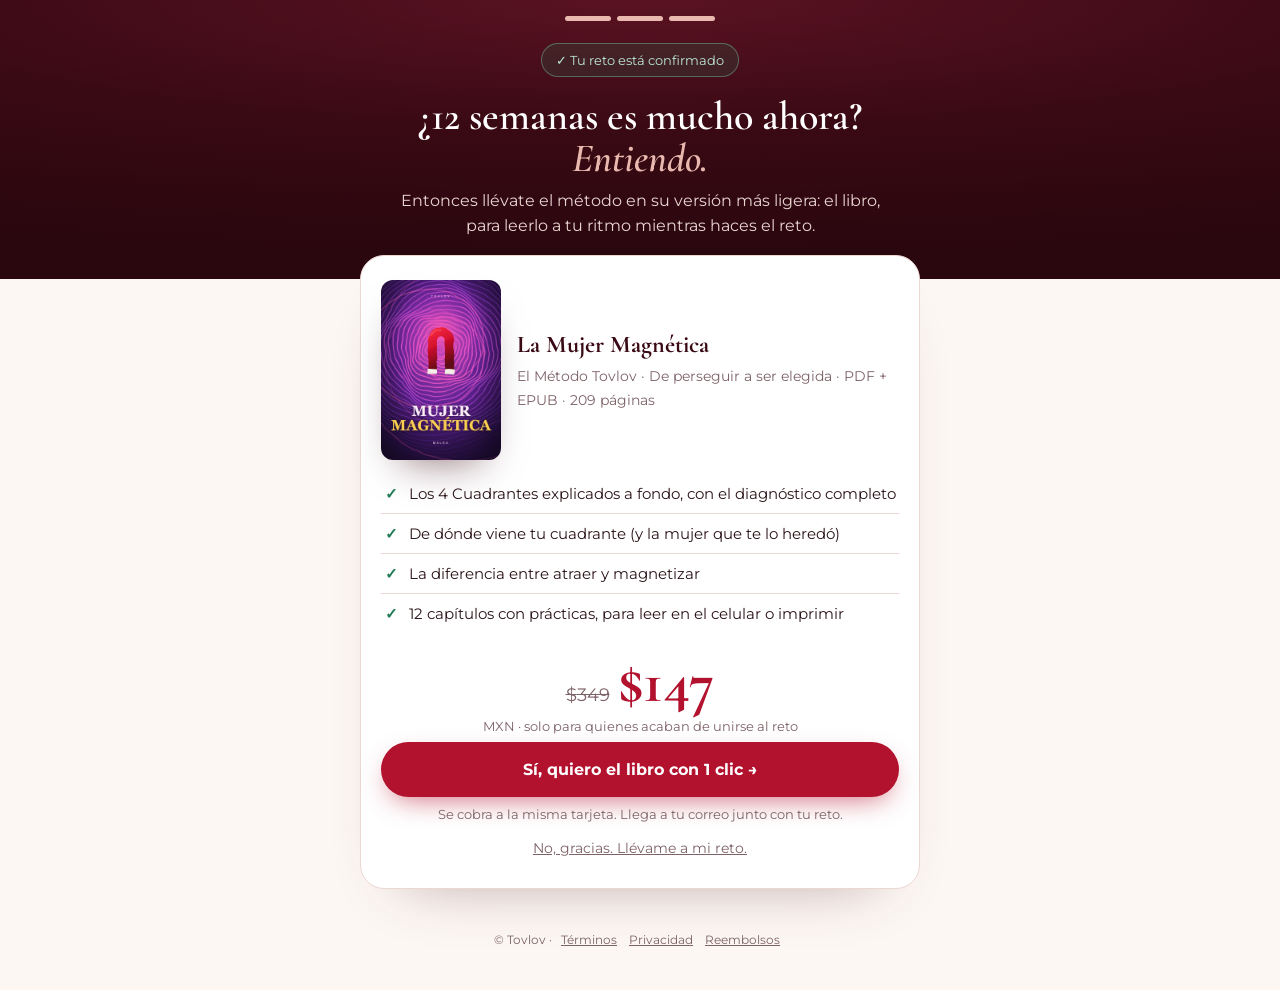
<file: downsell.html>
<!doctype html>
<html lang="es">
<head>
<meta charset="utf-8">
<meta name="viewport" content="width=device-width,initial-scale=1">
<meta name="robots" content="noindex">
<title>Una última cosa · Tovlov</title>
<link rel="preconnect" href="https://fonts.googleapis.com"><link rel="preconnect" href="https://fonts.gstatic.com" crossorigin>
<link href="https://fonts.googleapis.com/css2?family=Cormorant+Garamond:ital,wght@0,600;0,700;1,600&family=Montserrat:wght@400;600;700&display=swap" rel="stylesheet">
<link rel="stylesheet" href="funnel.css">
<script src="config.js"></script>
</head>
<body>
<div class="top">
  <div class="wrap">
    <div class="steps"><span class="on"></span><span class="on"></span><span class="on"></span></div>
    <div class="ok">✓ Tu reto está confirmado</div>
    <h1>¿12 semanas es mucho ahora? <em>Entiendo.</em></h1>
    <p>Entonces llévate el método en su versión más ligera: el libro, para leerlo a tu ritmo mientras haces el reto.</p>
  </div>
</div>

<div class="wrap">
  <div class="box">
    <div class="prod">
      <img src="assets/cover.jpg" alt="Libro La Mujer Magnética">
      <div><b style="font-family:var(--serif);font-size:24px;color:var(--wine)">La Mujer Magnética</b><br><span style="color:var(--muted);font-size:14px">El Método Tovlov · De perseguir a ser elegida · PDF + EPUB · 209 páginas</span></div>
    </div>
    <ul class="list">
      <li>Los 4 Cuadrantes explicados a fondo, con el diagnóstico completo</li>
      <li>De dónde viene tu cuadrante (y la mujer que te lo heredó)</li>
      <li>La diferencia entre atraer y magnetizar</li>
      <li>12 capítulos con prácticas, para leer en el celular o imprimir</li>
    </ul>
    <div class="price"><s>$<span data-pp="downsell">349</span></s><b>$<span data-p="downsell">147</span></b><small>MXN · solo para quienes acaban de unirse al reto</small></div>
    <button class="btn" data-accept="downsell" data-next="gracias.html">Sí, quiero el libro con 1 clic →</button>
    <p class="note">Se cobra a la misma tarjeta. Llega a tu correo junto con tu reto.</p>
    <a href="#" class="no" data-skip="gracias.html">No, gracias. Llévame a mi reto.</a>
  </div>
</div>
<footer>© Tovlov · <a href="terminos.html">Términos</a><a href="privacidad.html">Privacidad</a><a href="reembolso.html">Reembolsos</a></footer>
<div class="toast"></div>
<script src="funnel.js"></script>
</body>
</html>
</file>
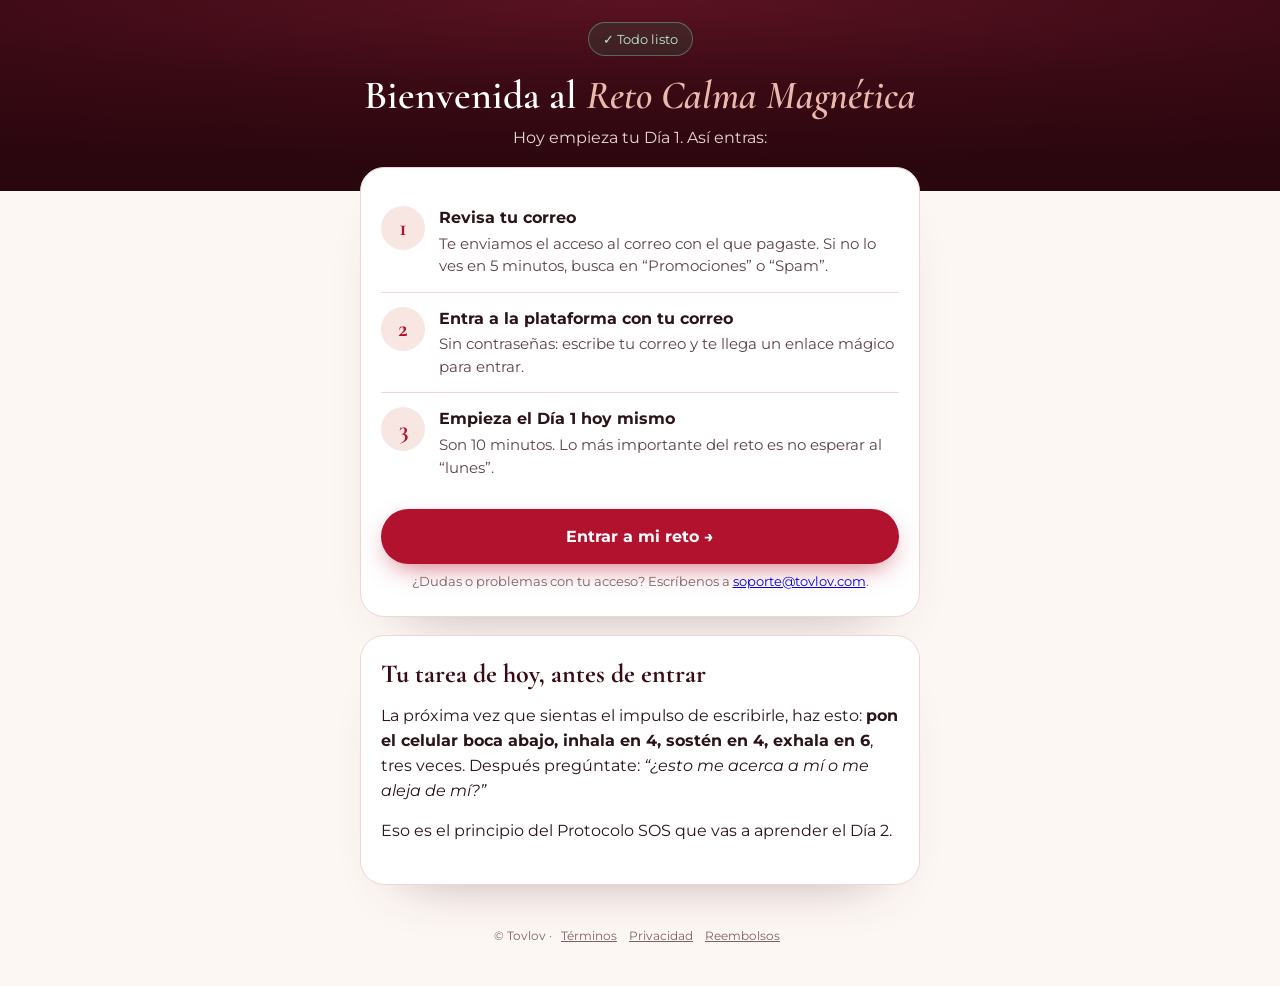
<file: gracias.html>
<!doctype html>
<html lang="es">
<head>
<meta charset="utf-8">
<meta name="viewport" content="width=device-width,initial-scale=1">
<meta name="robots" content="noindex">
<title>¡Bienvenida al reto! · Tovlov</title>
<link rel="preconnect" href="https://fonts.googleapis.com"><link rel="preconnect" href="https://fonts.gstatic.com" crossorigin>
<link href="https://fonts.googleapis.com/css2?family=Cormorant+Garamond:ital,wght@0,600;0,700;1,600&family=Montserrat:wght@400;600;700&display=swap" rel="stylesheet">
<link rel="stylesheet" href="funnel.css">
<script src="config.js"></script>
<style>
.n{display:grid;grid-template-columns:44px 1fr;gap:14px;align-items:start;padding:14px 0;border-bottom:1px solid var(--line)}
.n:last-of-type{border:0}
.n b.c{width:44px;height:44px;border-radius:50%;background:var(--blush);color:var(--ruby);display:flex;align-items:center;justify-content:center;font-family:var(--serif);font-size:24px}
.n p{margin:2px 0 0;font-size:14.5px;color:#5c4247}
</style>
</head>
<body>
<div class="top">
  <div class="wrap">
    <div class="ok">✓ Todo listo</div>
    <h1>Bienvenida al <em>Reto Calma Magnética</em></h1>
    <p>Hoy empieza tu Día 1. Así entras:</p>
  </div>
</div>
<div class="wrap">
  <div class="box">
    <div class="n"><b class="c">1</b><div><b>Revisa tu correo</b><p>Te enviamos el acceso al correo con el que pagaste. Si no lo ves en 5 minutos, busca en “Promociones” o “Spam”.</p></div></div>
    <div class="n"><b class="c">2</b><div><b>Entra a la plataforma con tu correo</b><p>Sin contraseñas: escribe tu correo y te llega un enlace mágico para entrar.</p></div></div>
    <div class="n"><b class="c">3</b><div><b>Empieza el Día 1 hoy mismo</b><p>Son 10 minutos. Lo más importante del reto es no esperar al “lunes”.</p></div></div>
    <a class="btn" id="go" href="#" style="margin-top:16px">Entrar a mi reto →</a>
    <p class="note">¿Dudas o problemas con tu acceso? Escríbenos a <a href="mailto:soporte@tovlov.com">soporte@tovlov.com</a>.</p>
  </div>
  <div class="box" style="margin-top:0">
    <h2 style="font-size:26px">Tu tarea de hoy, antes de entrar</h2>
    <p>La próxima vez que sientas el impulso de escribirle, haz esto: <b>pon el celular boca abajo, inhala en 4, sostén en 4, exhala en 6</b>, tres veces. Después pregúntate: <i>“¿esto me acerca a mí o me aleja de mí?”</i></p>
    <p>Eso es el principio del Protocolo SOS que vas a aprender el Día 2.</p>
  </div>
</div>
<footer>© Tovlov · <a href="terminos.html">Términos</a><a href="privacidad.html">Privacidad</a><a href="reembolso.html">Reembolsos</a></footer>
<script>
  const F = window.FUNNEL || {};
  document.getElementById('go').href = F.klazeUrl ? F.klazeUrl.replace(/\/$/,'') + '/login' : '#';
  if (F.metaPixelId) {
    !function(f,b,e,v,n,t,s){if(f.fbq)return;n=f.fbq=function(){n.callMethod?n.callMethod.apply(n,arguments):n.queue.push(arguments)};if(!f._fbq)f._fbq=n;n.push=n;n.loaded=!0;n.version='2.0';n.queue=[];t=b.createElement(e);t.async=!0;t.src=v;s=b.getElementsByTagName(e)[0];s.parentNode.insertBefore(t,s)}(window,document,'script','https://connect.facebook.net/en_US/fbevents.js');
    fbq('init', F.metaPixelId); fbq('track','PageView');
  }
</script>
</body>
</html>
</file>
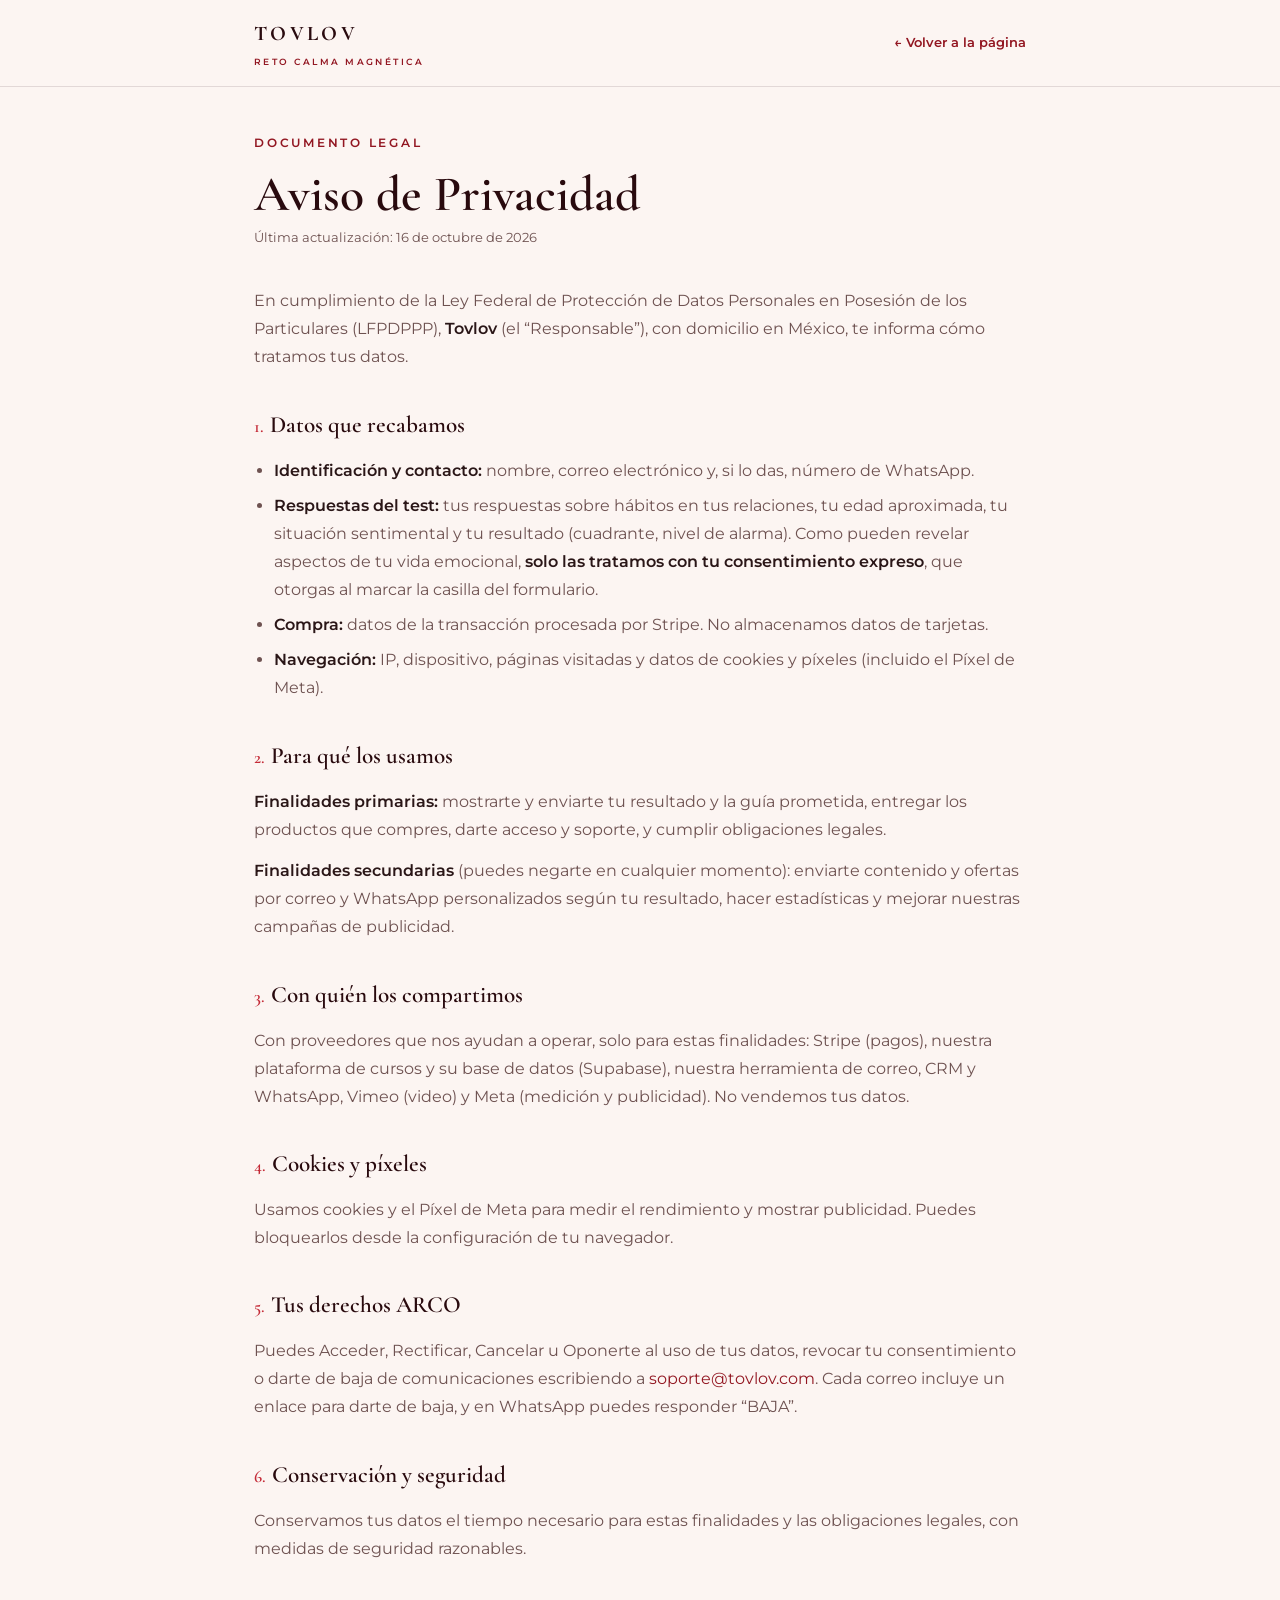
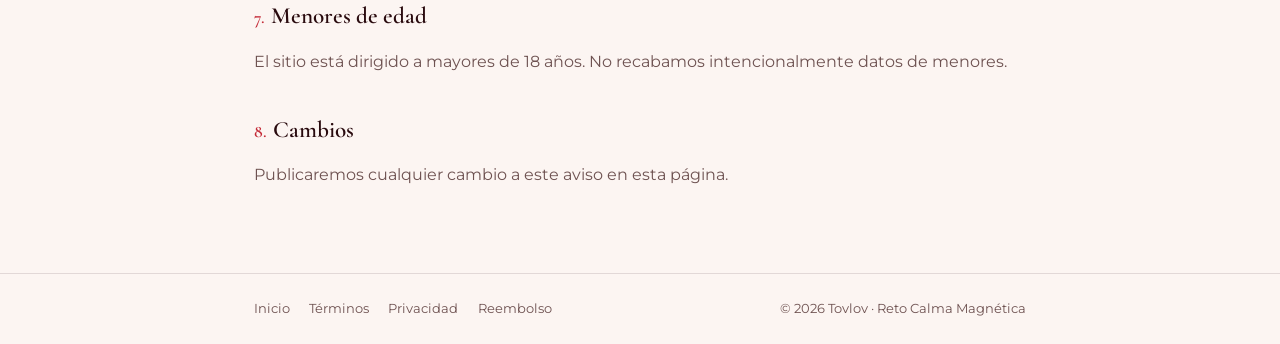
<file: privacidad.html>
<!DOCTYPE html>
<html lang="es-MX">
<head>
<meta charset="UTF-8" />
<meta name="viewport" content="width=device-width, initial-scale=1.0" />
<meta name="robots" content="noindex" />
<title>Aviso de Privacidad · Reto Calma Magnética · Tovlov</title>
<link rel="icon" href="data:image/svg+xml,%3Csvg xmlns='http://www.w3.org/2000/svg' viewBox='0 0 100 100'%3E%3Ctext y='.9em' font-size='90'%3E%E2%9D%A4%3C/text%3E%3C/svg%3E" />
<link rel="preconnect" href="https://fonts.googleapis.com" />
<link rel="preconnect" href="https://fonts.gstatic.com" crossorigin />
<link href="https://fonts.googleapis.com/css2?family=Cormorant+Garamond:wght@500;600;700&family=Montserrat:wght@400;500;600&display=swap" rel="stylesheet" />
<style>
:root{--cream:#FCF5F2;--ink:#2A1617;--ink-soft:#6E5251;--gold:#C42A37;--gold-deep:#921621;--espresso:#290A0E;--line:rgba(42,12,16,.12);--font-display:'Cormorant Garamond',Georgia,serif;--font-sans:'Montserrat',-apple-system,sans-serif}
*{margin:0;padding:0;box-sizing:border-box}
body{font-family:var(--font-sans);background:var(--cream);color:var(--ink);line-height:1.75;font-size:16px;-webkit-font-smoothing:antialiased}
a{color:var(--gold-deep);text-decoration:none}
.legal-header{background:rgba(252,245,242,.92);backdrop-filter:blur(10px);border-bottom:1px solid var(--line);position:sticky;top:0;z-index:10}
.legal-header .wrap{max-width:820px;margin:0 auto;padding:16px 24px;display:flex;align-items:center;justify-content:space-between;gap:1rem}
.brand{font-family:var(--font-display);font-weight:700;font-size:1.3rem;letter-spacing:.16em;color:var(--espresso)}
.brand small{font-family:var(--font-sans);font-size:.55rem;letter-spacing:.28em;text-transform:uppercase;color:var(--gold-deep);font-weight:600;display:block;margin-top:2px}
.back{font-size:.82rem;color:var(--gold-deep);font-weight:600;white-space:nowrap}
.back:hover{text-decoration:underline}
main{max-width:820px;margin:0 auto;padding:46px 24px 70px}
.eyebrow{font-size:.72rem;letter-spacing:.24em;text-transform:uppercase;color:var(--gold-deep);font-weight:600}
h1{font-family:var(--font-display);font-size:clamp(2.1rem,6vw,3.1rem);font-weight:600;line-height:1.1;margin:.6rem 0 .3rem;color:var(--espresso)}
.updated{font-size:.82rem;color:var(--ink-soft);margin-bottom:2.4rem}
h2{font-family:var(--font-display);font-size:1.45rem;font-weight:600;margin:2.1rem 0 .7rem;color:var(--espresso)}
h2 .n{color:var(--gold);font-size:1.1rem;margin-right:.4rem}
p,li{color:var(--ink-soft);margin-bottom:.85rem}
ul,ol{padding-left:1.25rem;margin-bottom:1rem}
li{margin-bottom:.45rem}
strong{color:var(--ink);font-weight:600}
.box{background:#fff;border:1px solid var(--line);border-left:3px solid var(--gold);border-radius:12px;padding:1.1rem 1.3rem;margin:1.4rem 0}
.box p:last-child{margin-bottom:0}
.legal-footer{border-top:1px solid var(--line)}
.legal-footer .wrap{max-width:820px;margin:0 auto;padding:24px;font-size:.8rem;color:var(--ink-soft);display:flex;gap:1.2rem;flex-wrap:wrap;justify-content:space-between;align-items:center}
.legal-footer nav{display:flex;gap:1.2rem;flex-wrap:wrap}
.legal-footer a{color:var(--ink-soft)}
.legal-footer a:hover{color:var(--gold-deep)}
@media(max-width:600px){.legal-footer .wrap{flex-direction:column;gap:.7rem;align-items:flex-start}}
</style>
</head>
<body>
<header class="legal-header">
  <div class="wrap">
    <a href="index.html" class="brand">TOVLOV<small>Reto Calma Magnética</small></a>
    <a href="index.html" class="back">← Volver a la página</a>
  </div>
</header>

<main>
<p class="eyebrow">Documento legal</p>
<h1>Aviso de Privacidad</h1>
<p class="updated">Última actualización: 16 de octubre de 2026</p>
<p>En cumplimiento de la Ley Federal de Protección de Datos Personales en Posesión de los Particulares (LFPDPPP), <strong>Tovlov</strong> (el “Responsable”), con domicilio en México, te informa cómo tratamos tus datos.</p><h2><span class="n">1.</span>Datos que recabamos</h2>
<ul><li><strong>Identificación y contacto:</strong> nombre, correo electrónico y, si lo das, número de WhatsApp.</li><li><strong>Respuestas del test:</strong> tus respuestas sobre hábitos en tus relaciones, tu edad aproximada, tu situación sentimental y tu resultado (cuadrante, nivel de alarma). Como pueden revelar aspectos de tu vida emocional, <strong>solo las tratamos con tu consentimiento expreso</strong>, que otorgas al marcar la casilla del formulario.</li><li><strong>Compra:</strong> datos de la transacción procesada por Stripe. No almacenamos datos de tarjetas.</li><li><strong>Navegación:</strong> IP, dispositivo, páginas visitadas y datos de cookies y píxeles (incluido el Píxel de Meta).</li></ul>
<h2><span class="n">2.</span>Para qué los usamos</h2>
<p><strong>Finalidades primarias:</strong> mostrarte y enviarte tu resultado y la guía prometida, entregar los productos que compres, darte acceso y soporte, y cumplir obligaciones legales.</p><p><strong>Finalidades secundarias</strong> (puedes negarte en cualquier momento): enviarte contenido y ofertas por correo y WhatsApp personalizados según tu resultado, hacer estadísticas y mejorar nuestras campañas de publicidad.</p>
<h2><span class="n">3.</span>Con quién los compartimos</h2>
<p>Con proveedores que nos ayudan a operar, solo para estas finalidades: Stripe (pagos), nuestra plataforma de cursos y su base de datos (Supabase), nuestra herramienta de correo, CRM y WhatsApp, Vimeo (video) y Meta (medición y publicidad). No vendemos tus datos.</p>
<h2><span class="n">4.</span>Cookies y píxeles</h2>
<p>Usamos cookies y el Píxel de Meta para medir el rendimiento y mostrar publicidad. Puedes bloquearlos desde la configuración de tu navegador.</p>
<h2><span class="n">5.</span>Tus derechos ARCO</h2>
<p>Puedes Acceder, Rectificar, Cancelar u Oponerte al uso de tus datos, revocar tu consentimiento o darte de baja de comunicaciones escribiendo a <a href="mailto:soporte@tovlov.com">soporte@tovlov.com</a>. Cada correo incluye un enlace para darte de baja, y en WhatsApp puedes responder “BAJA”.</p>
<h2><span class="n">6.</span>Conservación y seguridad</h2>
<p>Conservamos tus datos el tiempo necesario para estas finalidades y las obligaciones legales, con medidas de seguridad razonables.</p>
<h2><span class="n">7.</span>Menores de edad</h2>
<p>El sitio está dirigido a mayores de 18 años. No recabamos intencionalmente datos de menores.</p>
<h2><span class="n">8.</span>Cambios</h2>
<p>Publicaremos cualquier cambio a este aviso en esta página.</p>

</main>

<footer class="legal-footer">
  <div class="wrap">
    <nav>
      <a href="index.html">Inicio</a>
      <a href="terminos.html">Términos</a>
      <a href="privacidad.html">Privacidad</a>
      <a href="reembolso.html">Reembolso</a>
    </nav>
    <span>© 2026 Tovlov · Reto Calma Magnética</span>
  </div>
</footer>
</body>
</html>
</file>
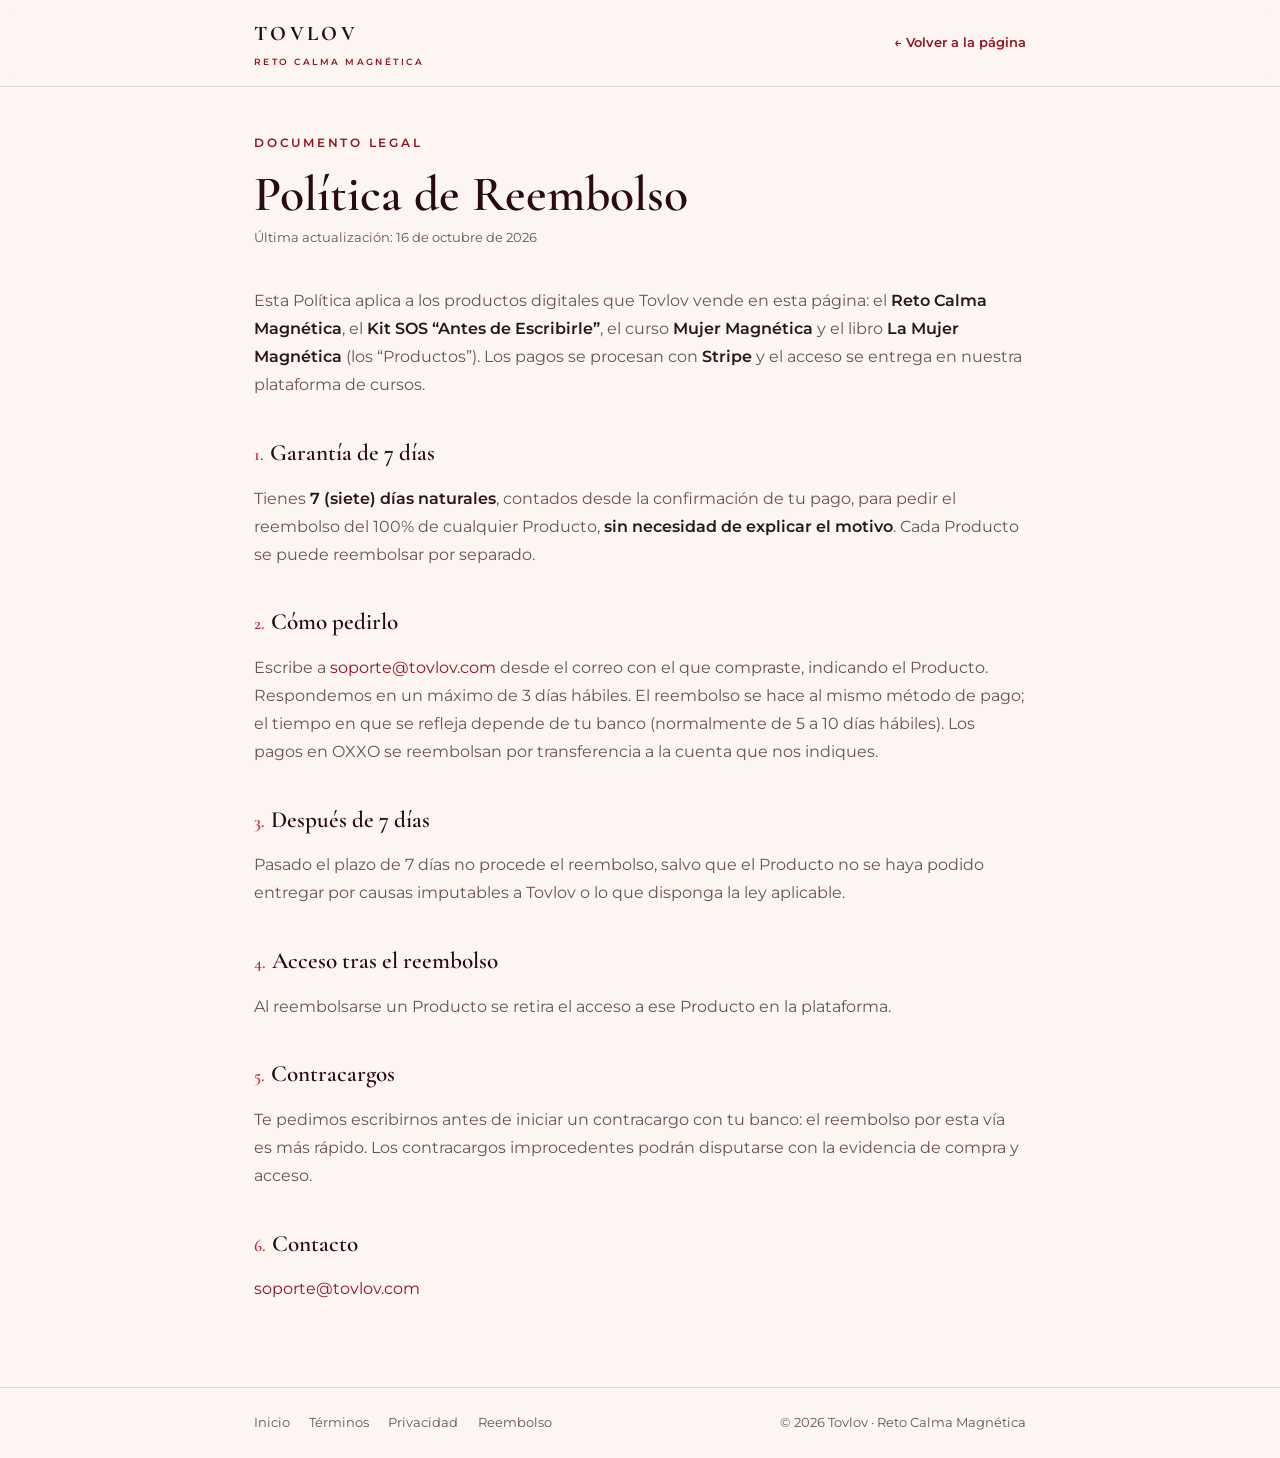
<file: reembolso.html>
<!DOCTYPE html>
<html lang="es-MX">
<head>
<meta charset="UTF-8" />
<meta name="viewport" content="width=device-width, initial-scale=1.0" />
<meta name="robots" content="noindex" />
<title>Política de Reembolso · Reto Calma Magnética · Tovlov</title>
<link rel="icon" href="data:image/svg+xml,%3Csvg xmlns='http://www.w3.org/2000/svg' viewBox='0 0 100 100'%3E%3Ctext y='.9em' font-size='90'%3E%E2%9D%A4%3C/text%3E%3C/svg%3E" />
<link rel="preconnect" href="https://fonts.googleapis.com" />
<link rel="preconnect" href="https://fonts.gstatic.com" crossorigin />
<link href="https://fonts.googleapis.com/css2?family=Cormorant+Garamond:wght@500;600;700&family=Montserrat:wght@400;500;600&display=swap" rel="stylesheet" />
<style>
:root{--cream:#FCF5F2;--ink:#2A1617;--ink-soft:#6E5251;--gold:#C42A37;--gold-deep:#921621;--espresso:#290A0E;--line:rgba(42,12,16,.12);--font-display:'Cormorant Garamond',Georgia,serif;--font-sans:'Montserrat',-apple-system,sans-serif}
*{margin:0;padding:0;box-sizing:border-box}
body{font-family:var(--font-sans);background:var(--cream);color:var(--ink);line-height:1.75;font-size:16px;-webkit-font-smoothing:antialiased}
a{color:var(--gold-deep);text-decoration:none}
.legal-header{background:rgba(252,245,242,.92);backdrop-filter:blur(10px);border-bottom:1px solid var(--line);position:sticky;top:0;z-index:10}
.legal-header .wrap{max-width:820px;margin:0 auto;padding:16px 24px;display:flex;align-items:center;justify-content:space-between;gap:1rem}
.brand{font-family:var(--font-display);font-weight:700;font-size:1.3rem;letter-spacing:.16em;color:var(--espresso)}
.brand small{font-family:var(--font-sans);font-size:.55rem;letter-spacing:.28em;text-transform:uppercase;color:var(--gold-deep);font-weight:600;display:block;margin-top:2px}
.back{font-size:.82rem;color:var(--gold-deep);font-weight:600;white-space:nowrap}
.back:hover{text-decoration:underline}
main{max-width:820px;margin:0 auto;padding:46px 24px 70px}
.eyebrow{font-size:.72rem;letter-spacing:.24em;text-transform:uppercase;color:var(--gold-deep);font-weight:600}
h1{font-family:var(--font-display);font-size:clamp(2.1rem,6vw,3.1rem);font-weight:600;line-height:1.1;margin:.6rem 0 .3rem;color:var(--espresso)}
.updated{font-size:.82rem;color:var(--ink-soft);margin-bottom:2.4rem}
h2{font-family:var(--font-display);font-size:1.45rem;font-weight:600;margin:2.1rem 0 .7rem;color:var(--espresso)}
h2 .n{color:var(--gold);font-size:1.1rem;margin-right:.4rem}
p,li{color:var(--ink-soft);margin-bottom:.85rem}
ul,ol{padding-left:1.25rem;margin-bottom:1rem}
li{margin-bottom:.45rem}
strong{color:var(--ink);font-weight:600}
.box{background:#fff;border:1px solid var(--line);border-left:3px solid var(--gold);border-radius:12px;padding:1.1rem 1.3rem;margin:1.4rem 0}
.box p:last-child{margin-bottom:0}
.legal-footer{border-top:1px solid var(--line)}
.legal-footer .wrap{max-width:820px;margin:0 auto;padding:24px;font-size:.8rem;color:var(--ink-soft);display:flex;gap:1.2rem;flex-wrap:wrap;justify-content:space-between;align-items:center}
.legal-footer nav{display:flex;gap:1.2rem;flex-wrap:wrap}
.legal-footer a{color:var(--ink-soft)}
.legal-footer a:hover{color:var(--gold-deep)}
@media(max-width:600px){.legal-footer .wrap{flex-direction:column;gap:.7rem;align-items:flex-start}}
</style>
</head>
<body>
<header class="legal-header">
  <div class="wrap">
    <a href="index.html" class="brand">TOVLOV<small>Reto Calma Magnética</small></a>
    <a href="index.html" class="back">← Volver a la página</a>
  </div>
</header>

<main>
<p class="eyebrow">Documento legal</p>
<h1>Política de Reembolso</h1>
<p class="updated">Última actualización: 16 de octubre de 2026</p>
<p>Esta Política aplica a los productos digitales que Tovlov vende en esta página: el <strong>Reto Calma Magnética</strong>, el <strong>Kit SOS “Antes de Escribirle”</strong>, el curso <strong>Mujer Magnética</strong> y el libro <strong>La Mujer Magnética</strong> (los “Productos”). Los pagos se procesan con <strong>Stripe</strong> y el acceso se entrega en nuestra plataforma de cursos.</p><h2><span class="n">1.</span>Garantía de 7 días</h2>
<p>Tienes <strong>7 (siete) días naturales</strong>, contados desde la confirmación de tu pago, para pedir el reembolso del 100% de cualquier Producto, <strong>sin necesidad de explicar el motivo</strong>. Cada Producto se puede reembolsar por separado.</p>
<h2><span class="n">2.</span>Cómo pedirlo</h2>
<p>Escribe a <a href="mailto:soporte@tovlov.com">soporte@tovlov.com</a> desde el correo con el que compraste, indicando el Producto. Respondemos en un máximo de 3 días hábiles. El reembolso se hace al mismo método de pago; el tiempo en que se refleja depende de tu banco (normalmente de 5 a 10 días hábiles). Los pagos en OXXO se reembolsan por transferencia a la cuenta que nos indiques.</p>
<h2><span class="n">3.</span>Después de 7 días</h2>
<p>Pasado el plazo de 7 días no procede el reembolso, salvo que el Producto no se haya podido entregar por causas imputables a Tovlov o lo que disponga la ley aplicable.</p>
<h2><span class="n">4.</span>Acceso tras el reembolso</h2>
<p>Al reembolsarse un Producto se retira el acceso a ese Producto en la plataforma.</p>
<h2><span class="n">5.</span>Contracargos</h2>
<p>Te pedimos escribirnos antes de iniciar un contracargo con tu banco: el reembolso por esta vía es más rápido. Los contracargos improcedentes podrán disputarse con la evidencia de compra y acceso.</p>
<h2><span class="n">6.</span>Contacto</h2>
<p><a href="mailto:soporte@tovlov.com">soporte@tovlov.com</a></p>

</main>

<footer class="legal-footer">
  <div class="wrap">
    <nav>
      <a href="index.html">Inicio</a>
      <a href="terminos.html">Términos</a>
      <a href="privacidad.html">Privacidad</a>
      <a href="reembolso.html">Reembolso</a>
    </nav>
    <span>© 2026 Tovlov · Reto Calma Magnética</span>
  </div>
</footer>
</body>
</html>
</file>
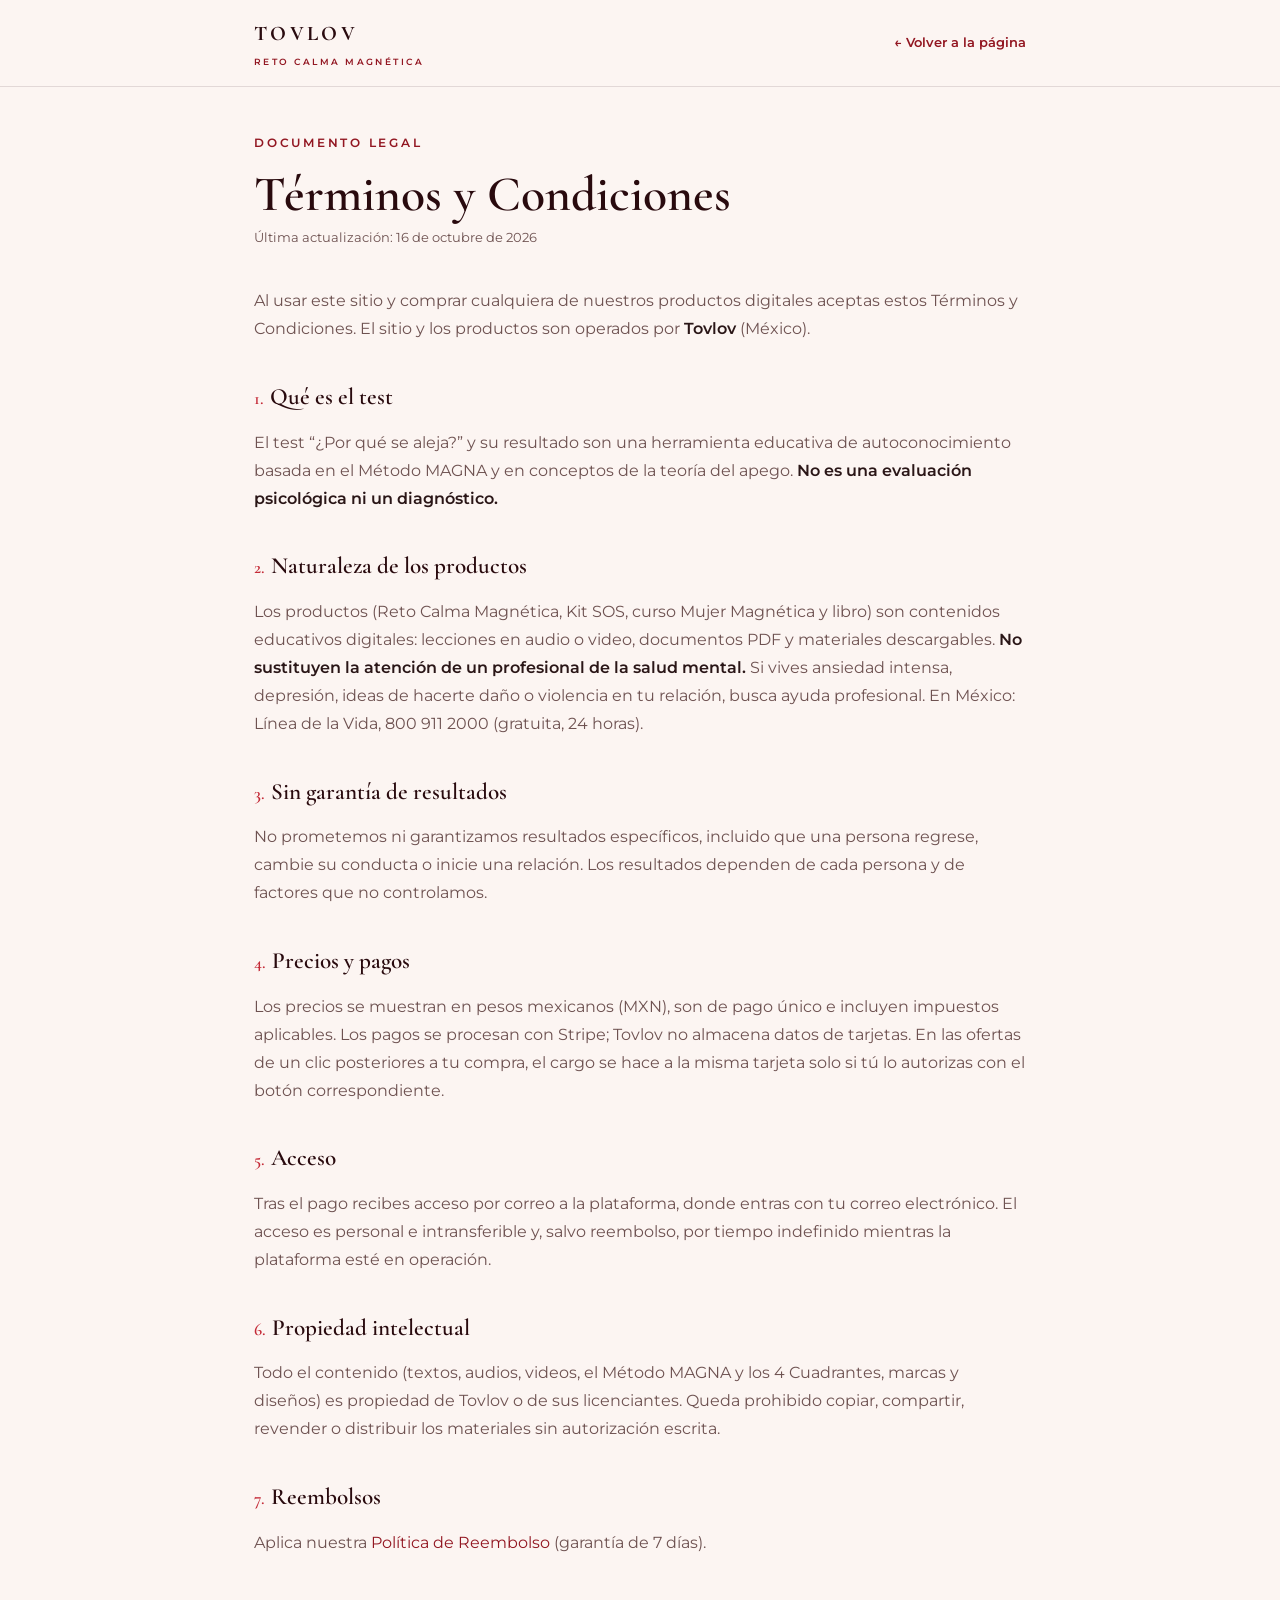
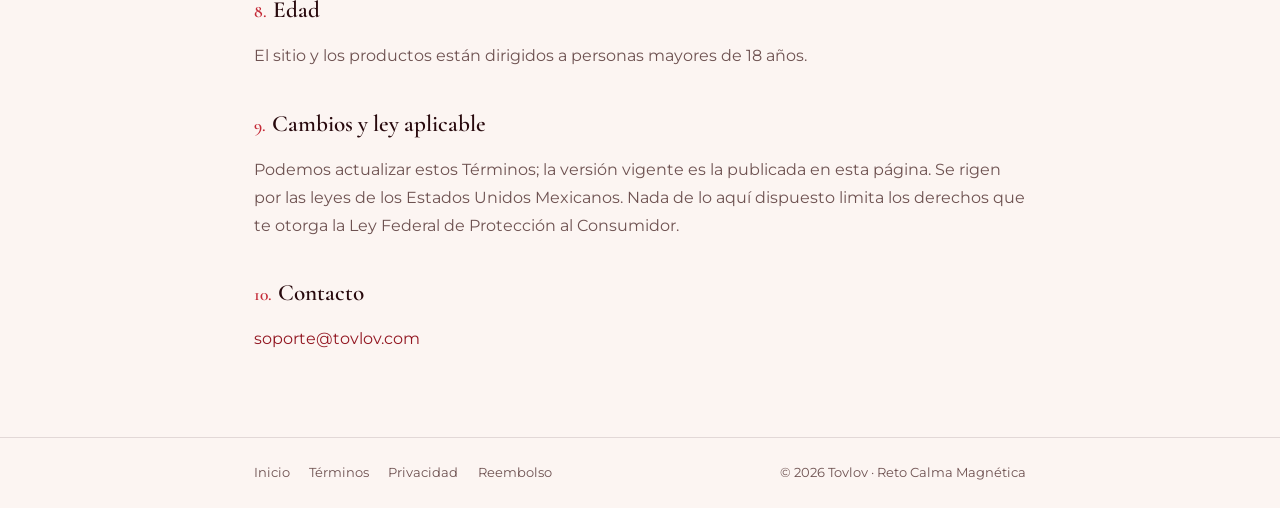
<file: terminos.html>
<!DOCTYPE html>
<html lang="es-MX">
<head>
<meta charset="UTF-8" />
<meta name="viewport" content="width=device-width, initial-scale=1.0" />
<meta name="robots" content="noindex" />
<title>Términos y Condiciones · Reto Calma Magnética · Tovlov</title>
<link rel="icon" href="data:image/svg+xml,%3Csvg xmlns='http://www.w3.org/2000/svg' viewBox='0 0 100 100'%3E%3Ctext y='.9em' font-size='90'%3E%E2%9D%A4%3C/text%3E%3C/svg%3E" />
<link rel="preconnect" href="https://fonts.googleapis.com" />
<link rel="preconnect" href="https://fonts.gstatic.com" crossorigin />
<link href="https://fonts.googleapis.com/css2?family=Cormorant+Garamond:wght@500;600;700&family=Montserrat:wght@400;500;600&display=swap" rel="stylesheet" />
<style>
:root{--cream:#FCF5F2;--ink:#2A1617;--ink-soft:#6E5251;--gold:#C42A37;--gold-deep:#921621;--espresso:#290A0E;--line:rgba(42,12,16,.12);--font-display:'Cormorant Garamond',Georgia,serif;--font-sans:'Montserrat',-apple-system,sans-serif}
*{margin:0;padding:0;box-sizing:border-box}
body{font-family:var(--font-sans);background:var(--cream);color:var(--ink);line-height:1.75;font-size:16px;-webkit-font-smoothing:antialiased}
a{color:var(--gold-deep);text-decoration:none}
.legal-header{background:rgba(252,245,242,.92);backdrop-filter:blur(10px);border-bottom:1px solid var(--line);position:sticky;top:0;z-index:10}
.legal-header .wrap{max-width:820px;margin:0 auto;padding:16px 24px;display:flex;align-items:center;justify-content:space-between;gap:1rem}
.brand{font-family:var(--font-display);font-weight:700;font-size:1.3rem;letter-spacing:.16em;color:var(--espresso)}
.brand small{font-family:var(--font-sans);font-size:.55rem;letter-spacing:.28em;text-transform:uppercase;color:var(--gold-deep);font-weight:600;display:block;margin-top:2px}
.back{font-size:.82rem;color:var(--gold-deep);font-weight:600;white-space:nowrap}
.back:hover{text-decoration:underline}
main{max-width:820px;margin:0 auto;padding:46px 24px 70px}
.eyebrow{font-size:.72rem;letter-spacing:.24em;text-transform:uppercase;color:var(--gold-deep);font-weight:600}
h1{font-family:var(--font-display);font-size:clamp(2.1rem,6vw,3.1rem);font-weight:600;line-height:1.1;margin:.6rem 0 .3rem;color:var(--espresso)}
.updated{font-size:.82rem;color:var(--ink-soft);margin-bottom:2.4rem}
h2{font-family:var(--font-display);font-size:1.45rem;font-weight:600;margin:2.1rem 0 .7rem;color:var(--espresso)}
h2 .n{color:var(--gold);font-size:1.1rem;margin-right:.4rem}
p,li{color:var(--ink-soft);margin-bottom:.85rem}
ul,ol{padding-left:1.25rem;margin-bottom:1rem}
li{margin-bottom:.45rem}
strong{color:var(--ink);font-weight:600}
.box{background:#fff;border:1px solid var(--line);border-left:3px solid var(--gold);border-radius:12px;padding:1.1rem 1.3rem;margin:1.4rem 0}
.box p:last-child{margin-bottom:0}
.legal-footer{border-top:1px solid var(--line)}
.legal-footer .wrap{max-width:820px;margin:0 auto;padding:24px;font-size:.8rem;color:var(--ink-soft);display:flex;gap:1.2rem;flex-wrap:wrap;justify-content:space-between;align-items:center}
.legal-footer nav{display:flex;gap:1.2rem;flex-wrap:wrap}
.legal-footer a{color:var(--ink-soft)}
.legal-footer a:hover{color:var(--gold-deep)}
@media(max-width:600px){.legal-footer .wrap{flex-direction:column;gap:.7rem;align-items:flex-start}}
</style>
</head>
<body>
<header class="legal-header">
  <div class="wrap">
    <a href="index.html" class="brand">TOVLOV<small>Reto Calma Magnética</small></a>
    <a href="index.html" class="back">← Volver a la página</a>
  </div>
</header>

<main>
<p class="eyebrow">Documento legal</p>
<h1>Términos y Condiciones</h1>
<p class="updated">Última actualización: 16 de octubre de 2026</p>
<p>Al usar este sitio y comprar cualquiera de nuestros productos digitales aceptas estos Términos y Condiciones. El sitio y los productos son operados por <strong>Tovlov</strong> (México).</p><h2><span class="n">1.</span>Qué es el test</h2>
<p>El test “¿Por qué se aleja?” y su resultado son una herramienta educativa de autoconocimiento basada en el Método MAGNA y en conceptos de la teoría del apego. <strong>No es una evaluación psicológica ni un diagnóstico.</strong></p>
<h2><span class="n">2.</span>Naturaleza de los productos</h2>
<p>Los productos (Reto Calma Magnética, Kit SOS, curso Mujer Magnética y libro) son contenidos educativos digitales: lecciones en audio o video, documentos PDF y materiales descargables. <strong>No sustituyen la atención de un profesional de la salud mental.</strong> Si vives ansiedad intensa, depresión, ideas de hacerte daño o violencia en tu relación, busca ayuda profesional. En México: Línea de la Vida, 800 911 2000 (gratuita, 24 horas).</p>
<h2><span class="n">3.</span>Sin garantía de resultados</h2>
<p>No prometemos ni garantizamos resultados específicos, incluido que una persona regrese, cambie su conducta o inicie una relación. Los resultados dependen de cada persona y de factores que no controlamos.</p>
<h2><span class="n">4.</span>Precios y pagos</h2>
<p>Los precios se muestran en pesos mexicanos (MXN), son de pago único e incluyen impuestos aplicables. Los pagos se procesan con Stripe; Tovlov no almacena datos de tarjetas. En las ofertas de un clic posteriores a tu compra, el cargo se hace a la misma tarjeta solo si tú lo autorizas con el botón correspondiente.</p>
<h2><span class="n">5.</span>Acceso</h2>
<p>Tras el pago recibes acceso por correo a la plataforma, donde entras con tu correo electrónico. El acceso es personal e intransferible y, salvo reembolso, por tiempo indefinido mientras la plataforma esté en operación.</p>
<h2><span class="n">6.</span>Propiedad intelectual</h2>
<p>Todo el contenido (textos, audios, videos, el Método MAGNA y los 4 Cuadrantes, marcas y diseños) es propiedad de Tovlov o de sus licenciantes. Queda prohibido copiar, compartir, revender o distribuir los materiales sin autorización escrita.</p>
<h2><span class="n">7.</span>Reembolsos</h2>
<p>Aplica nuestra <a href="reembolso.html">Política de Reembolso</a> (garantía de 7 días).</p>
<h2><span class="n">8.</span>Edad</h2>
<p>El sitio y los productos están dirigidos a personas mayores de 18 años.</p>
<h2><span class="n">9.</span>Cambios y ley aplicable</h2>
<p>Podemos actualizar estos Términos; la versión vigente es la publicada en esta página. Se rigen por las leyes de los Estados Unidos Mexicanos. Nada de lo aquí dispuesto limita los derechos que te otorga la Ley Federal de Protección al Consumidor.</p>
<h2><span class="n">10.</span>Contacto</h2>
<p><a href="mailto:soporte@tovlov.com">soporte@tovlov.com</a></p>

</main>

<footer class="legal-footer">
  <div class="wrap">
    <nav>
      <a href="index.html">Inicio</a>
      <a href="terminos.html">Términos</a>
      <a href="privacidad.html">Privacidad</a>
      <a href="reembolso.html">Reembolso</a>
    </nav>
    <span>© 2026 Tovlov · Reto Calma Magnética</span>
  </div>
</footer>
</body>
</html>
</file>
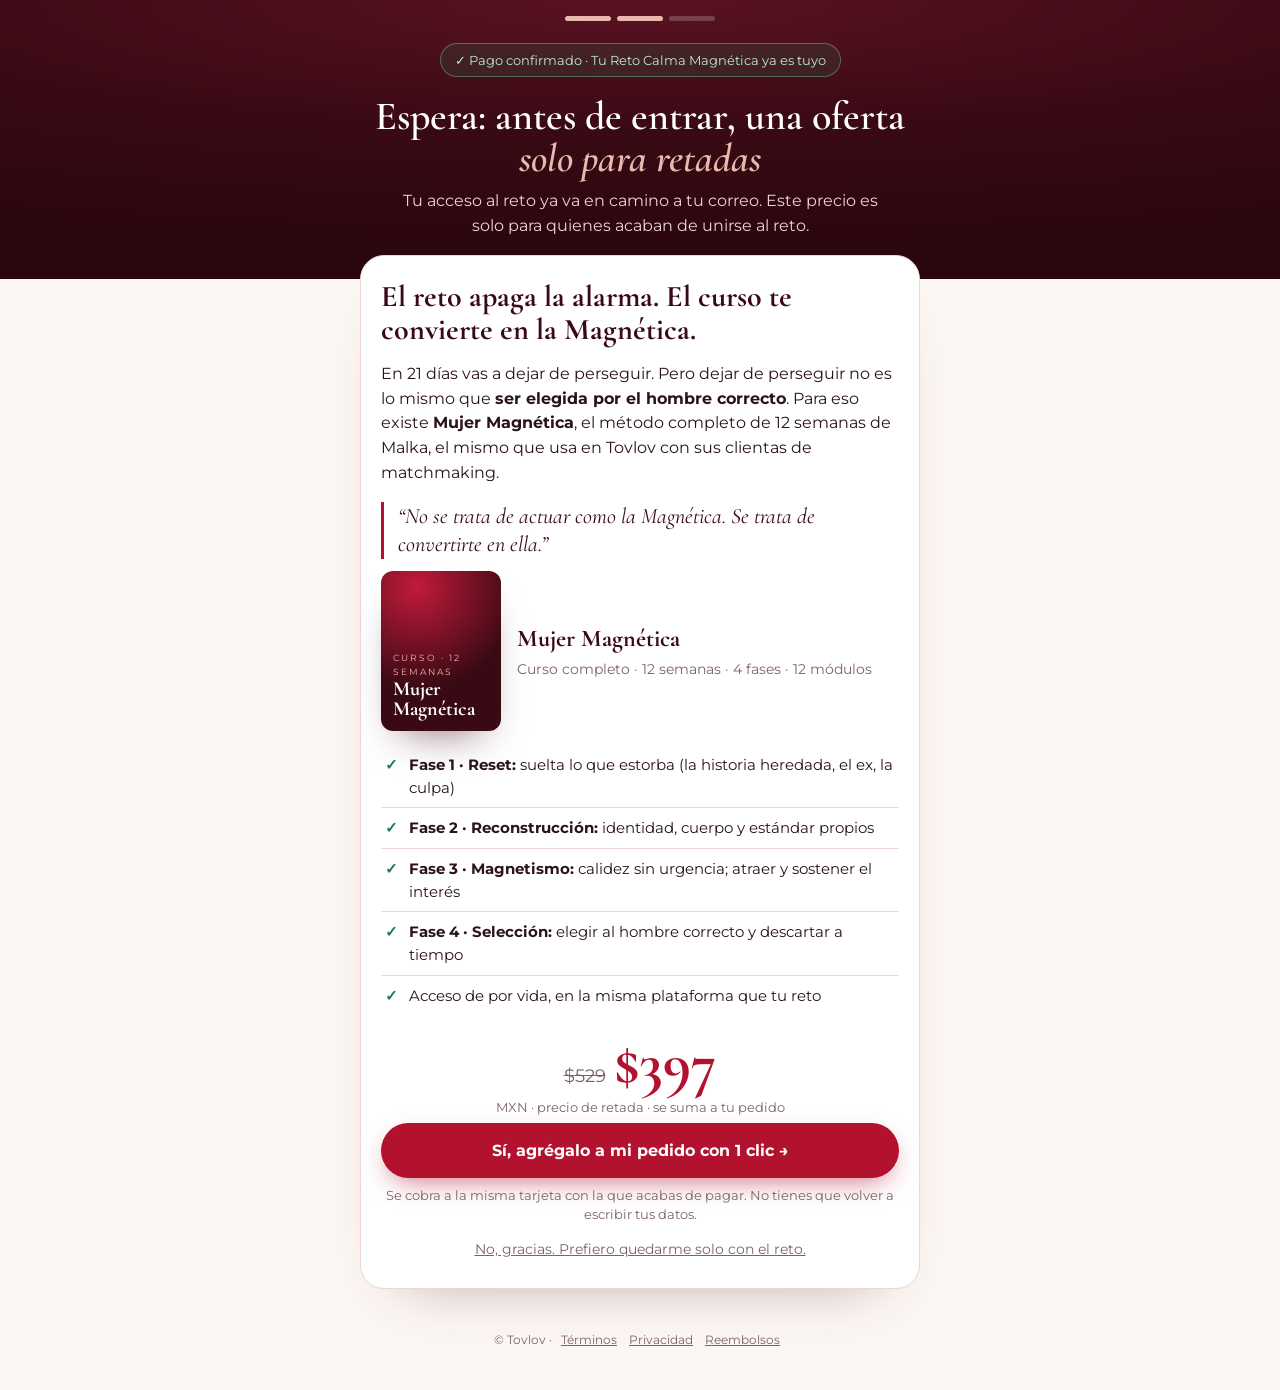
<file: upsell.html>
<!doctype html>
<html lang="es">
<head>
<meta charset="utf-8">
<meta name="viewport" content="width=device-width,initial-scale=1">
<meta name="robots" content="noindex">
<title>Tu reto está confirmado · Tovlov</title>
<link rel="preconnect" href="https://fonts.googleapis.com"><link rel="preconnect" href="https://fonts.gstatic.com" crossorigin>
<link href="https://fonts.googleapis.com/css2?family=Cormorant+Garamond:ital,wght@0,600;0,700;1,600&family=Montserrat:wght@400;600;700&display=swap" rel="stylesheet">
<link rel="stylesheet" href="funnel.css">
<script src="config.js"></script>
</head>
<body data-purchase>
<div class="top">
  <div class="wrap">
    <div class="steps"><span class="on"></span><span class="on"></span><span></span></div>
    <div class="ok">✓ Pago confirmado · Tu Reto Calma Magnética ya es tuyo</div>
    <h1>Espera: antes de entrar, una oferta <em>solo para retadas</em></h1>
    <p>Tu acceso al reto ya va en camino a tu correo. Este precio es solo para quienes acaban de unirse al reto.</p>
  </div>
</div>

<div class="wrap">
  <div class="box">
    <h2>El reto apaga la alarma. El curso te convierte en la Magnética.</h2>
    <p>En 21 días vas a dejar de perseguir. Pero dejar de perseguir no es lo mismo que <b>ser elegida por el hombre correcto</b>. Para eso existe <b>Mujer Magnética</b>, el método completo de 12 semanas de Malka, el mismo que usa en Tovlov con sus clientas de matchmaking.</p>
    <p class="quote">“No se trata de actuar como la Magnética. Se trata de convertirte en ella.”</p>

    <div class="prod">
      <div style="aspect-ratio:3/4;border-radius:12px;background:radial-gradient(120% 90% at 30% 10%,#c21a3a,#3a0a14 70%);color:#fff;display:flex;flex-direction:column;justify-content:flex-end;padding:12px;box-shadow:0 20px 40px -20px rgba(58,10,20,.6)"><small style="font-size:9px;letter-spacing:2px;color:#e9b8ae">CURSO · 12 SEMANAS</small><b style="font-family:var(--serif);font-size:20px;line-height:1">Mujer Magnética</b></div>
      <div><b style="font-family:var(--serif);font-size:24px;color:var(--wine)">Mujer Magnética</b><br><span style="color:var(--muted);font-size:14px">Curso completo · 12 semanas · 4 fases · 12 módulos</span></div>
    </div>
    <ul class="list">
      <li><b>Fase 1 · Reset:</b> suelta lo que estorba (la historia heredada, el ex, la culpa)</li>
      <li><b>Fase 2 · Reconstrucción:</b> identidad, cuerpo y estándar propios</li>
      <li><b>Fase 3 · Magnetismo:</b> calidez sin urgencia; atraer y sostener el interés</li>
      <li><b>Fase 4 · Selección:</b> elegir al hombre correcto y descartar a tiempo</li>
      <li>Acceso de por vida, en la misma plataforma que tu reto</li>
    </ul>

    <div class="price"><s>$<span data-pp="upsell">529</span></s><b>$<span data-p="upsell">397</span></b><small>MXN · precio de retada · se suma a tu pedido</small></div>
    <button class="btn" data-accept="upsell" data-next="gracias.html">Sí, agrégalo a mi pedido con 1 clic →</button>
    <p class="note">Se cobra a la misma tarjeta con la que acabas de pagar. No tienes que volver a escribir tus datos.</p>
    <a href="#" class="no" data-skip="downsell.html">No, gracias. Prefiero quedarme solo con el reto.</a>
  </div>
</div>
<footer>© Tovlov · <a href="terminos.html">Términos</a><a href="privacidad.html">Privacidad</a><a href="reembolso.html">Reembolsos</a></footer>
<div class="toast"></div>
<script src="funnel.js"></script>
</body>
</html>
</file>
<file: funnel.css>
:root{
  --ruby:#b3122e; --ruby-d:#8c0c22; --wine:#3a0a14; --oxblood:#2a060e;
  --blush:#f7e6e1; --cream:#fdf7f3; --rose:#e9b8ae; --ink:#2b1418; --muted:#7d6267; --line:#ecd8d2; --ok:#1f7a55;
  --serif:"Cormorant Garamond",Georgia,serif; --sans:"Montserrat",-apple-system,Helvetica,Arial,sans-serif;
}
*{box-sizing:border-box}
html,body{margin:0;background:var(--cream);color:var(--ink);font-family:var(--sans);font-size:16px;line-height:1.55}
img{max-width:100%;display:block}
.wrap{max-width:600px;margin:0 auto;padding:0 20px}
.steps{display:flex;gap:6px;justify-content:center;padding:16px 0 0}
.steps span{height:5px;width:46px;border-radius:5px;background:rgba(255,255,255,.2)}
.steps span.on{background:var(--rose)}
.top{background:radial-gradient(120% 90% at 50% 0%,#5a1222,var(--wine) 50%,var(--oxblood));color:#fff;text-align:center;padding:0 0 40px}
.ok{display:inline-flex;align-items:center;gap:8px;background:rgba(31,122,85,.18);border:1px solid rgba(118,196,160,.45);color:#bfe8d3;border-radius:999px;padding:6px 14px;font-size:13px;margin:22px 0 6px}
.top h1{font-family:var(--serif);font-weight:600;font-size:40px;line-height:1.05;margin:12px 0 10px}
.top h1 em{color:var(--rose)}
.top p{color:#ead6d1;margin:0 auto;max-width:480px}
.box{background:#fff;border:1px solid var(--line);border-radius:24px;padding:24px 20px;margin:-24px 0 18px;position:relative;box-shadow:0 30px 60px -45px rgba(58,10,20,.45)}
.box h2{font-family:var(--serif);font-size:30px;line-height:1.1;margin:0 0 10px;color:var(--wine)}
.prod{display:grid;grid-template-columns:120px 1fr;gap:16px;align-items:center;margin-bottom:12px}
.prod img{border-radius:12px;box-shadow:0 20px 40px -20px rgba(58,10,20,.6)}
.list{list-style:none;padding:0;margin:14px 0}
.list li{padding:8px 0 8px 28px;position:relative;border-bottom:1px solid var(--line);font-size:15px}
.list li:before{content:"✓";position:absolute;left:4px;color:var(--ok);font-weight:700}
.list li:last-child{border:0}
.price{text-align:center;margin:18px 0 6px}
.price s{color:var(--muted);font-size:18px;margin-right:8px}
.price b{font-family:var(--serif);font-size:60px;color:var(--ruby);line-height:1}
.price small{display:block;color:var(--muted);font-size:13px;margin-top:4px}
.btn{display:flex;align-items:center;justify-content:center;width:100%;border:0;border-radius:999px;background:var(--ruby);color:#fff;font:700 16px var(--sans);padding:18px 24px;box-shadow:0 10px 28px -10px rgba(179,18,46,.7);cursor:pointer;text-decoration:none;text-align:center}
.btn:hover{background:var(--ruby-d)}
.btn[disabled]{opacity:.6;cursor:wait}
.no{display:block;text-align:center;color:var(--muted);font-size:14px;margin:14px 0 4px;text-decoration:underline;background:none;border:0;width:100%;cursor:pointer;font-family:inherit}
.note{font-size:12.5px;color:var(--muted);text-align:center;margin:8px 0 0}
.quote{font-family:var(--serif);font-style:italic;font-size:22px;line-height:1.3;color:var(--wine);border-left:3px solid var(--ruby);padding-left:14px;margin:12px 0}
.toast{position:fixed;left:50%;bottom:24px;transform:translateX(-50%);background:var(--wine);color:#fff;padding:12px 18px;border-radius:12px;font-size:14px;z-index:40;max-width:90%;display:none}
footer{text-align:center;font-size:12px;color:var(--muted);padding:24px 20px 40px}
footer a{color:var(--muted);margin:0 6px}
</file>
